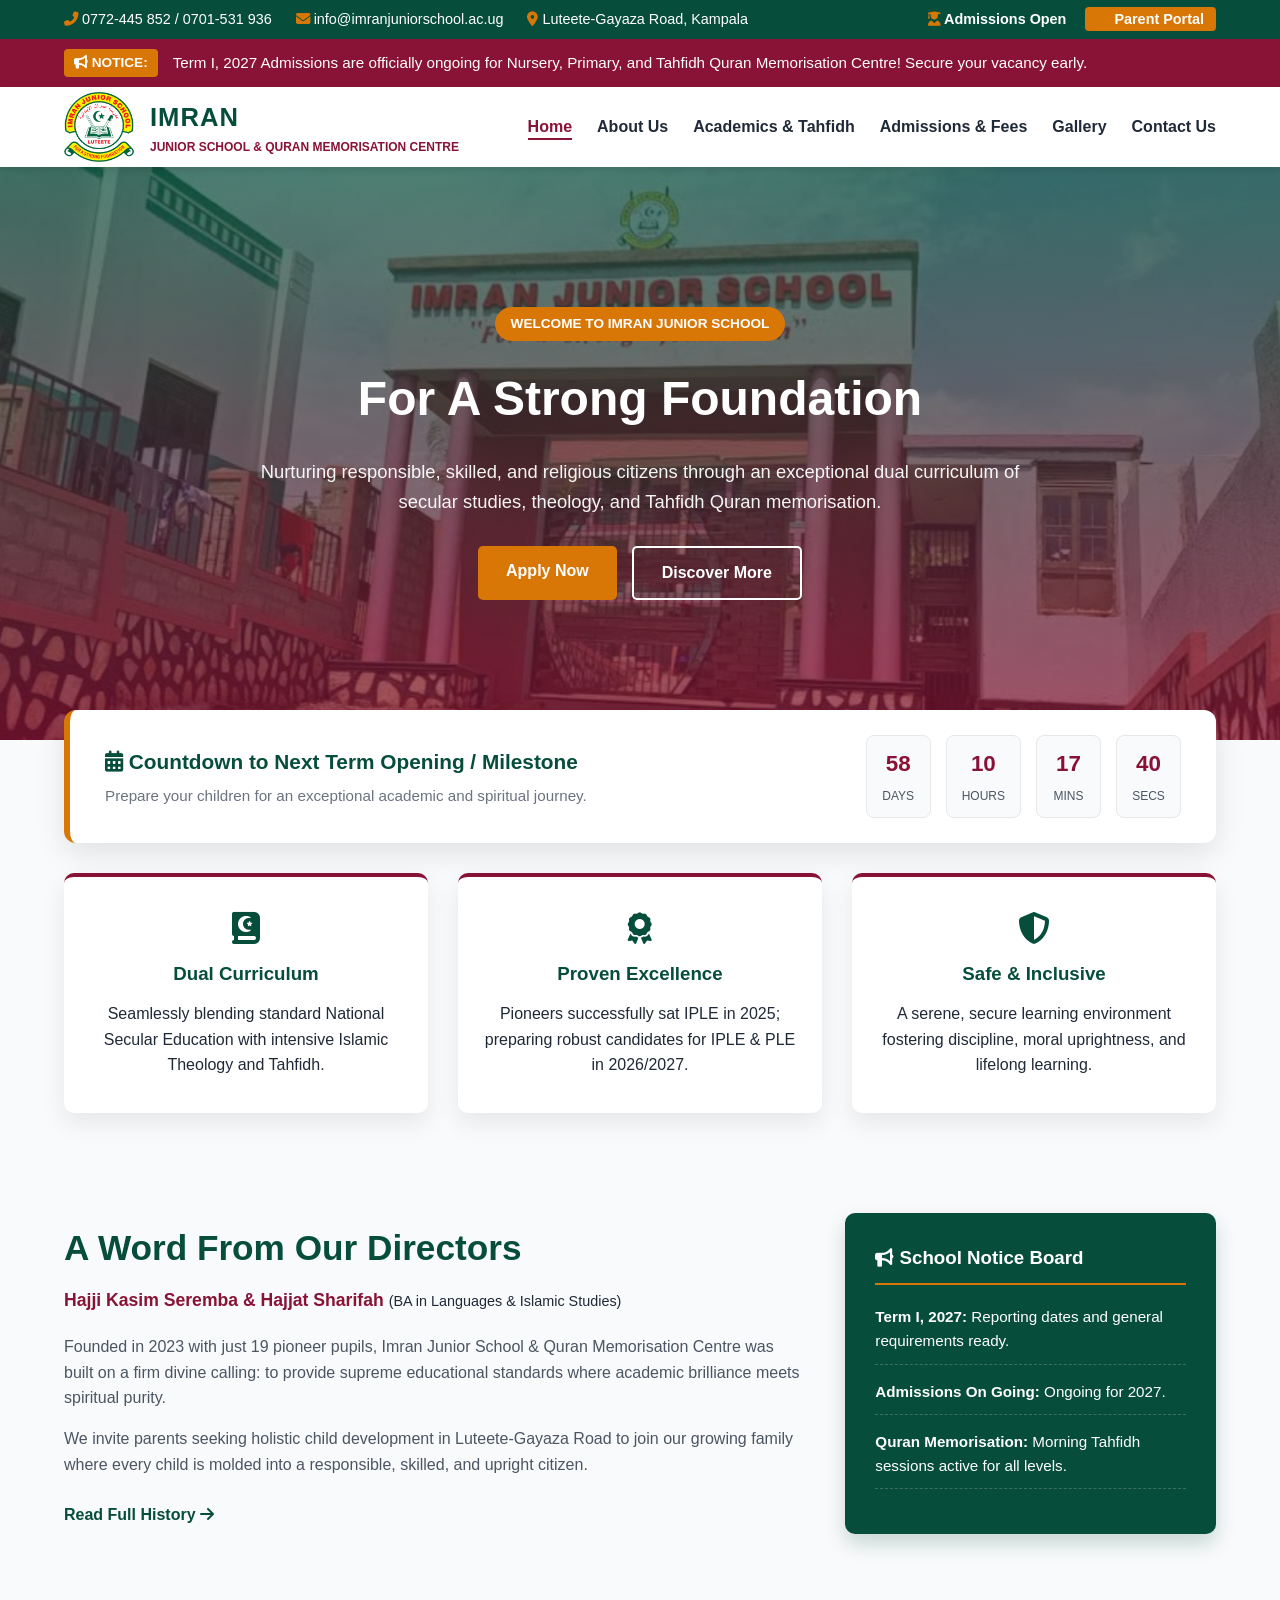
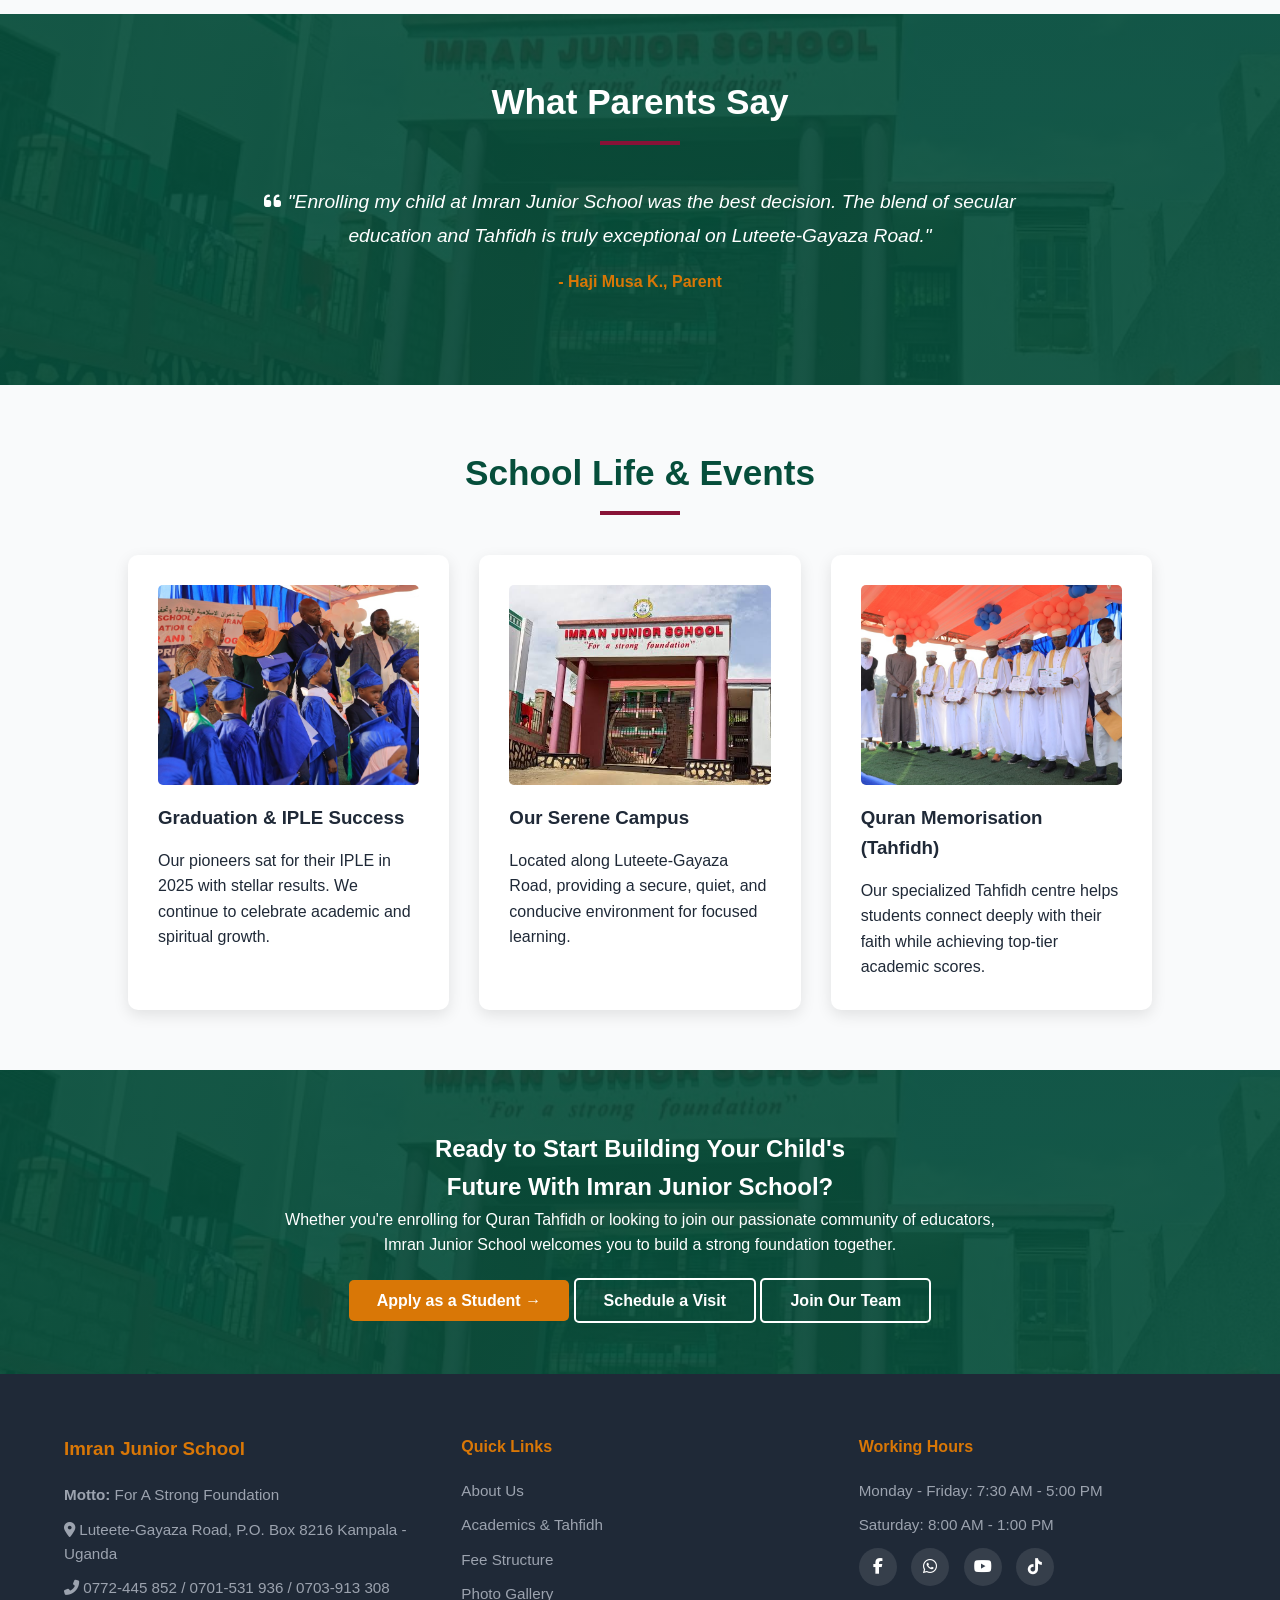
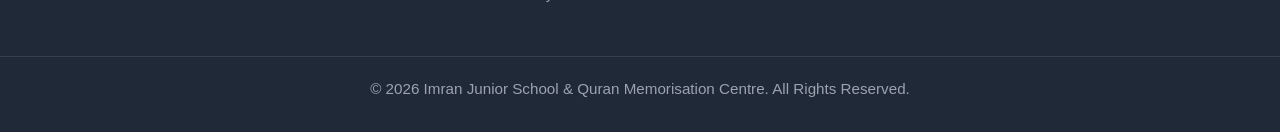
<file: index.html>
<!DOCTYPE html>
<html lang="en">
<head>
    <meta charset="UTF-8">
    <meta name="viewport" content="width=device-width, initial-scale=1.0">

    <!-- Comprehensive SEO Meta Tags -->
    <title>Home | Imran Junior School & Quran Memorisation Centre | Dual Curriculum School in Luteete, Gayaza</title>
    <meta name="description" content="Imran Junior School & Quran Memorisation Centre along Luteete-Gayaza Road provides an exceptional dual curriculum blending national secular primary education, Islamic theology, and Tahfidh Quran memorisation.">
    <meta name="keywords" content="Imran Junior School, dual curriculum schools Uganda, Quran memorisation centre Kampala, Tahfidh school Luteete Gayaza Road, primary schools in Uganda, Islamic and secular education">
    <meta name="author" content="Imran Junior School">
    <link rel="canonical" href="https://imranjuniorschool.com/">

    <!-- Open Graph / Social Media Meta Tags (Facebook, WhatsApp, LinkedIn, Instagram) -->
    <meta property="og:type" content="website">
    <meta property="og:url" content="https://imranjuniorschool.com/">
    <meta property="og:title" content="Imran Junior School & Quran Memorisation Centre">
    <meta property="og:description" content="Discover excellence in dual curriculum education—blending secular primary studies with intensive Tahfidh Quran memorisation along Luteete-Gayaza Road.">
    <meta property="og:image" content="https://imranjuniorschool.com/images/Entrance.jpeg">

    <!-- Twitter / X Card Meta Tags -->
    <meta name="twitter:card" content="summary_large_image">
    <meta name="twitter:title" content="Imran Junior School & Quran Memorisation Centre">
    <meta name="twitter:description" content="Nurturing responsible, skilled, and religious citizens through an exceptional dual curriculum of secular and religious studies.">
    <meta name="twitter:image" content="https://imranjuniorschool.com/images/Entrance.jpeg">

    <!-- style sheets and favicon -->
    <link rel="icon" type="image/png" size="144x144" href="images/icon.png">
    <link rel="apple-touch-icon" sizes="180x180" href="images/icon.png">
    <link rel="stylesheet" href="style.css">
    <link rel="stylesheet" href="https://cdnjs.cloudflare.com/ajax/libs/font-awesome/6.4.0/css/all.min.css">

    <script type="application/ld+json">
        {
        "@context": "https://schema.org",
        "@graph": [
            {
            "@type": "WebSite",
            "name": "Imran Junior School",
            "url": "https://imranjuniorschool.com"
            },
            {
            "@type": "School",
            "name": "Imran Junior School & Quran Memorisation Centre",
            "url": "https://imranjuniorschool.com",
            "logo": "images/icon.png",
            "description": "A dual curriculum nursery and primary school in Luteete-Gayaza Road, Kampala blending Ugandan secular studies with Islamic theology and Quran memorisation.",
            "address": {
                "@type": "PostalAddress",
                "streetAddress": "Luteete-Gayaza Road",
                "addressLocality": "Kampala",
                "addressCountry": "UG"
            },
            "telephone": "+256772445852"
            }
        ]
        }
    </script>
</head>
<body>
    <!-- Top Bar -->
    <div class="top-bar">
        <div class="container top-bar-flex">
            <div class="contact-info">
                <span><i class="fas fa-phone-alt"></i> 0772-445 852 / 0701-531 936</span>
                <span><i class="fas fa-envelope"></i> info@imranjuniorschool.ac.ug</span>
                <span><i class="fas fa-map-marker-alt"></i> Luteete-Gayaza Road, Kampala</span>
            </div>
            <div class="portal-links">
                <a href="admissions.html"><i class="fas fa-user-graduate"></i> Admissions Open</a>
                <a href="contact.html" class="portal-btn"><i class="fas fa-lock"></i> Parent Portal</a>
            </div>
        </div>
    </div>

    <!-- Live Announcements Ticker -->
    <div class="announcement-ticker">
        <div class="container ticker-flex">
            <span class="ticker-badge"><i class="fas fa-bullhorn"></i> NOTICE:</span>
            <div class="ticker-text">
                <p>Term I, 2027 Admissions are officially ongoing for Nursery, Primary, and Tahfidh Quran Memorisation Centre! Secure your vacancy early.</p>
            </div>
        </div>
    </div>

    <!-- Navigation Header -->
    <header class="header">
        <div class="container nav-container">
            <div class="logo-icon">
                <img src="images/icon.png" alt="School logo" width="70" height="70">
                <div class="logo">
                    <h1>IMRAN</h1>
                    <p>Junior School & Quran Memorisation Centre</p>
                </div>                
            </div>
            <nav class="navbar" id="navbar">
                <ul class="nav-links">
                    <li><a href="index.html" class="active">Home</a></li>
                    <li><a href="about.html">About Us</a></li>
                    <li><a href="academics.html">Academics & Tahfidh</a></li>
                    <li><a href="admissions.html">Admissions & Fees</a></li>
                    <li><a href="gallery.html">Gallery</a></li>
                    <li><a href="contact.html">Contact Us</a></li>
                </ul>
            </nav>
            <div class="menu-toggle" id="mobile-menu">
                <i class="fas fa-bars"></i>
            </div>
        </div>
    </header>

    <!-- Hero Section with Top-Tier Layered Slideshow -->
    <section class="hero">
        <!-- Stacked Background Slide Layers -->
        <div class="hero-slides">
            <div class="hero-slide active" style="background-image: url('images/Entrance.jpeg');"></div>
            <div class="hero-slide" style="background-image: url('images/graduates.JPG');"></div>
            <div class="hero-slide" style="background-image: url('images/Quran memorisation.JPG');"></div>
        </div>
        <!-- Gradient Overlay for Text Readability -->
        <div class="hero-overlay"></div>

        <div class="hero-content">
            <span class="badge">Welcome to Imran Junior School</span>
            <h2>For A Strong Foundation</h2>
            <p>Nurturing responsible, skilled, and religious citizens through an exceptional dual curriculum of secular studies, theology, and Tahfidh Quran memorisation.</p>
            <div class="hero-btns">
                <a href="admissions.html" class="btn btn-primary">Apply Now</a>
                <a href="about.html" class="btn btn-secondary">Discover More</a>
            </div>
        </div>
    </section>

    <!-- Interactive Countdown Widget -->
    <section class="countdown-section container">
        <div class="countdown-card">
            <div class="countdown-info">
                <h3><i class="fas fa-calendar-alt"></i> Countdown to Next Term Opening / Milestone</h3>
                <p>Prepare your children for an exceptional academic and spiritual journey.</p>
            </div>
            <div class="countdown-timer" id="countdownTimer">
                <div class="time-box"><span id="days">00</span><small>Days</small></div>
                <div class="time-box"><span id="hours">00</span><small>Hours</small></div>
                <div class="time-box"><span id="minutes">00</span><small>Mins</small></div>
                <div class="time-box"><span id="seconds">00</span><small>Secs</small></div>
            </div>
        </div>
    </section>

    <!-- Quick Stats & Notice Board -->
    <section class="highlights container">
        <div class="highlight-card">
            <i class="fas fa-book-quran fa-2x"></i>
            <h3>Dual Curriculum</h3>
            <p>Seamlessly blending standard National Secular Education with intensive Islamic Theology and Tahfidh.</p>
        </div>
        <div class="highlight-card">
            <i class="fas fa-award fa-2x"></i>
            <h3>Proven Excellence</h3>
            <p>Pioneers successfully sat IPLE in 2025; preparing robust candidates for IPLE & PLE in 2026/2027.</p>
        </div>
        <div class="highlight-card">
            <i class="fas fa-shield-alt fa-2x"></i>
            <h3>Safe & Inclusive</h3>
            <p>A serene, secure learning environment fostering discipline, moral uprightness, and lifelong learning.</p>
        </div>
    </section>

    <!-- Welcome Message from Directors -->
    <section class="welcome-section container">
        <div class="welcome-grid">
            <div class="welcome-text">
                <h2>A Word From Our Directors</h2>
                <h4 class="director-names">Hajji Kasim Seremba & Hajjat Sharifah <span class="sub">(BA in Languages & Islamic Studies)</span></h4>
                <p>Founded in 2023 with just 19 pioneer pupils, Imran Junior School & Quran Memorisation Centre was built on a firm divine calling: to provide supreme educational standards where academic brilliance meets spiritual purity.</p>
                <p>We invite parents seeking holistic child development in Luteete-Gayaza Road to join our growing family where every child is molded into a responsible, skilled, and upright citizen.</p>
                <a href="about.html" class="read-more-btn">Read Full History <i class="fas fa-arrow-right"></i></a>
            </div>
            <div class="welcome-banner-box">
                <div class="notice-board">
                    <h3><i class="fas fa-bullhorn"></i> School Notice Board</h3>
                    <ul>
                        <li><strong>Term I, 2027:</strong> Reporting dates and general requirements ready.</li>
                        <li><strong>Admissions On Going:</strong> Ongoing for 2027.</li>
                        <li><strong>Quran Memorisation:</strong> Morning Tahfidh sessions active for all levels.</li>
                    </ul>
                </div>
            </div>
        </div>
    </section>

    <!-- Interactive Parent Testimonials Section -->
    <section class="testimonials-section">
        <div class="container">
            <h3 class="section-title" style="color:var(--white);">What Parents Say</h3>
            <div class="testimonial-slider" id="testimonialSlider">
                <div class="testimonial-item active">
                    <p><i class="fas fa-quote-left"></i> "Enrolling my child at Imran Junior School was the best decision. The blend of secular education and Tahfidh is truly exceptional on Luteete-Gayaza Road."</p>
                    <h4>- Haji Musa K., Parent</h4>
                </div>
                <div class="testimonial-item">
                    <p><i class="fas fa-quote-left"></i> "The discipline, care, and moral uprightness instilled in the pupils here are unmatched. Teachers are exceptionally dedicated."</p>
                    <h4>- Nambi Sarah, Parent</h4>
                </div>
                <div class="testimonial-item">
                    <p><i class="fas fa-quote-left"></i> "My daughter's Quran memorisation and confidence have grown tremendously. Thank you Hajji Kasim and the entire administration!"</p>
                    <h4>- Amina N., Parent</h4>
                </div>
            </div>
        </div>
    </section>

    <!-- School Life & Events Section -->
    <section class="section">
        <h3 class="section-title">School Life & Events</h3>
        <div class="grid-3">
            <div class="card">
                <img src="images/graduates.JPG" alt="Kids on stage" style="width:100%; height:200px; object-fit:cover; border-radius:5px; margin-bottom:10px;">
                <h3>Graduation & IPLE Success</h3>
                <p>Our pioneers sat for their IPLE in 2025 with stellar results. We continue to celebrate academic and spiritual growth.</p>
            </div>
            <div class="card">
                <img src="images/Entrance.jpeg" alt="School Gate" style="width:100%; height:200px; object-fit:cover; border-radius:5px; margin-bottom:10px;">
                <h3>Our Serene Campus</h3>
                <p>Located along Luteete-Gayaza Road, providing a secure, quiet, and conducive environment for focused learning.</p>
            </div>
            <div class="card">
                <img src="images/Quran memorisation.JPG" alt="Award ceremony" style="width:100%; height:200px; object-fit:cover; border-radius:5px; margin-bottom:10px;">
                <h3>Quran Memorisation (Tahfidh)</h3>
                <p>Our specialized Tahfidh centre helps students connect deeply with their faith while achieving top-tier academic scores.</p>
            </div>
        </div>
    </section>

    <!-- Call to Action Section -->
    <section class="testimonials-section">
        <div>
            <h1>Ready to Start Building Your Child's <br><span>Future With Imran Junior School?</span></h1>
            <p>Whether you're enrolling for Quran Tahfidh or looking to join our passionate community of educators,<br>Imran Junior School welcomes you to build a strong foundation together.</p>

            <div class="action-btns">
                <a href="admissions.html" class="btn btn-primary">Apply as a Student &rarr;</a>
                <a href="contact.html" class="btn btn-secondary">Schedule a Visit</a>
                <a href="contact.html" class="btn btn-secondary">Join Our Team</a>
            </div>
        </div>
    </section>

    <!-- Footer -->
    <footer class="footer">
        <div class="container footer-grid">
            <div>
                <h3>Imran Junior School</h3>
                <p><strong>Motto:</strong> For A Strong Foundation</p>
                <p><i class="fas fa-map-marker-alt"></i> Luteete-Gayaza Road, P.O. Box 8216 Kampala - Uganda</p>
                <p><i class="fas fa-phone-alt"></i> 0772-445 852 / 0701-531 936 / 0703-913 308</p>
            </div>
            <div>
                <h4>Quick Links</h4>
                <ul>
                    <li><a href="about.html">About Us</a></li>
                    <li><a href="academics.html">Academics & Tahfidh</a></li>
                    <li><a href="admissions.html">Fee Structure</a></li>
                    <li><a href="gallery.html">Photo Gallery</a></li>
                </ul>
            </div>
            <div>
                <h4>Working Hours</h4>
                <p>Monday - Friday: 7:30 AM - 5:00 PM</p>
                <p>Saturday: 8:00 AM - 1:00 PM</p>
                <div class="social-icons">
                    <a href="https://www.facebook.com/ImranIslamicPrimarySchool/"><i class="fab fa-facebook-f"></i></a>
                    <a href=""><i class="fab fa-whatsapp"></i></a>
                    <a href="https://www.youtube.com/watch?v=MTnT7qrPv1w"><i class="fab fa-youtube"></i></a>
                    <a href="https://www.tiktok.com/discover/imran-junior-school-gayaza-luteete"><i class="fab fa-tiktok"></i></a>
                </div>
            </div>
        </div>
        <div class="footer-bottom">
            <p>&copy; 2026 Imran Junior School & Quran Memorisation Centre. All Rights Reserved.</p>
        </div>
    </footer>

    <script src="script.js" defer></script>
</body>
</html>
</file>
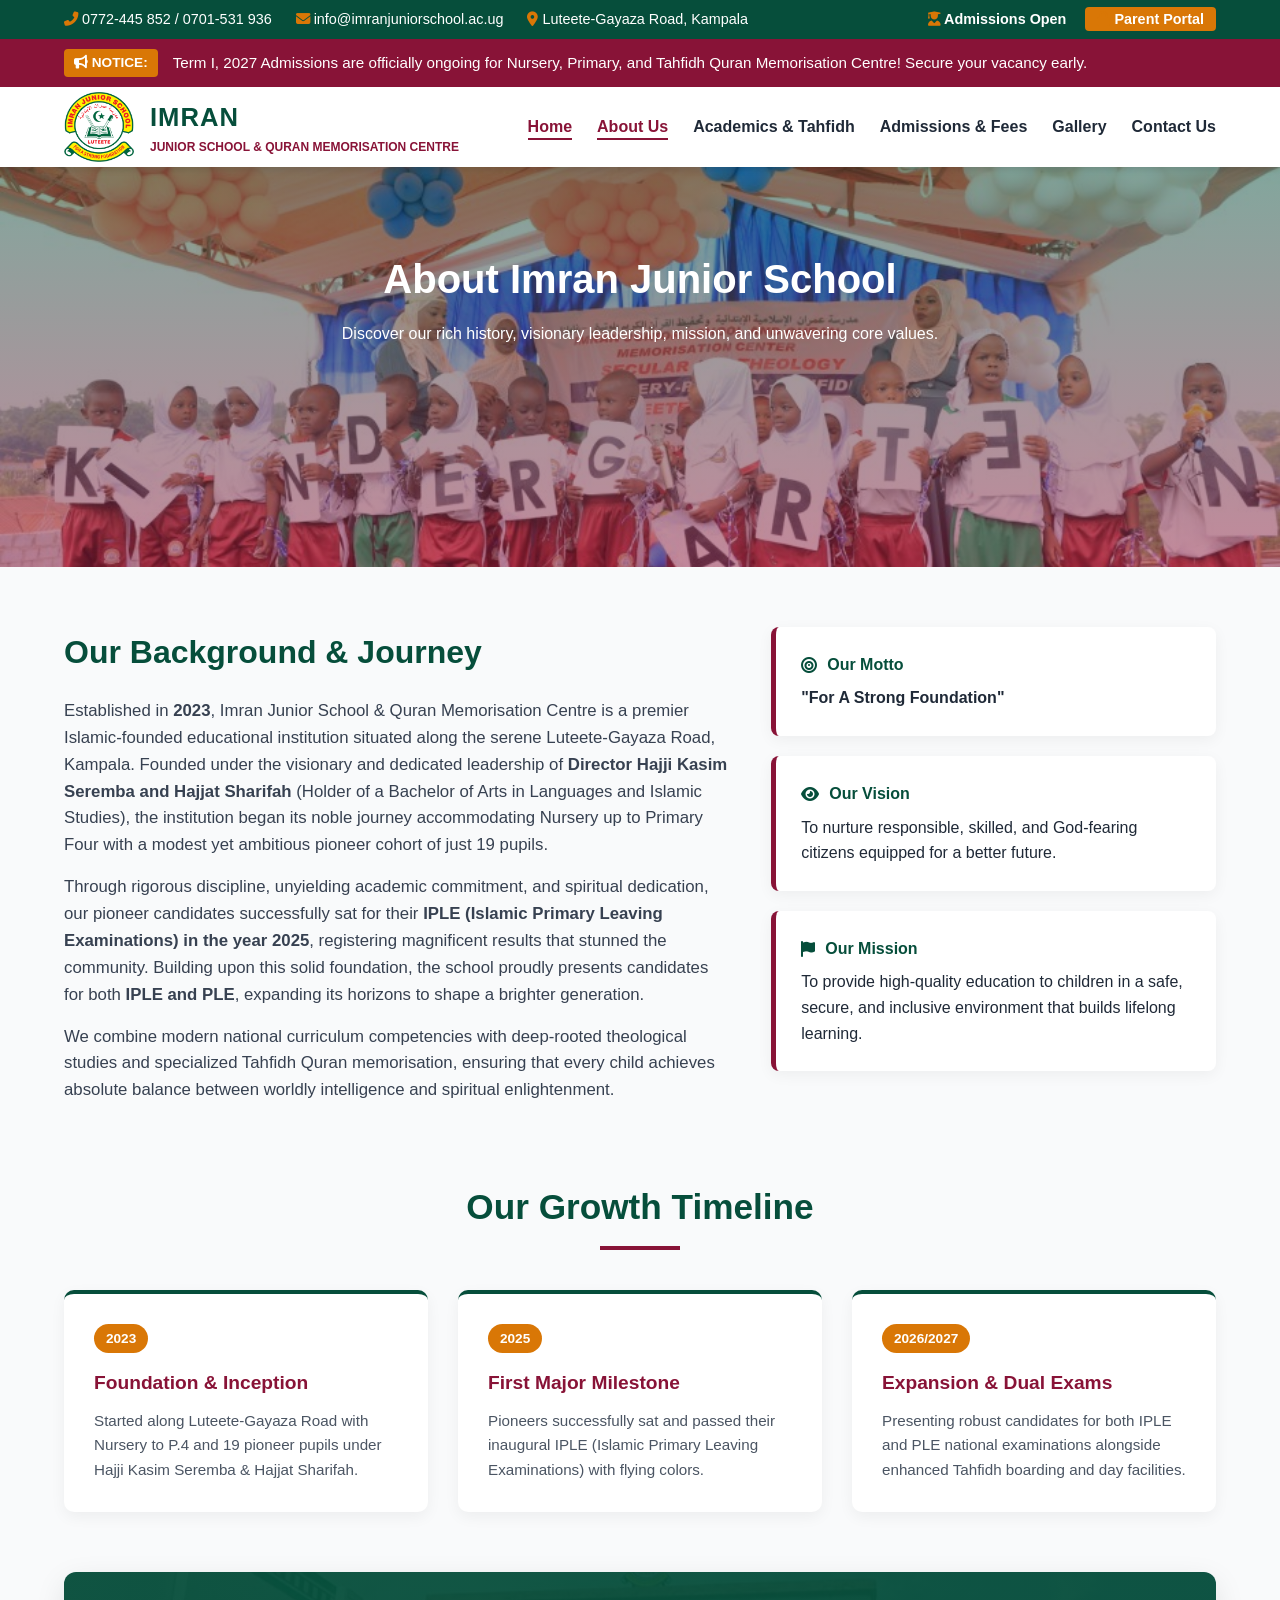
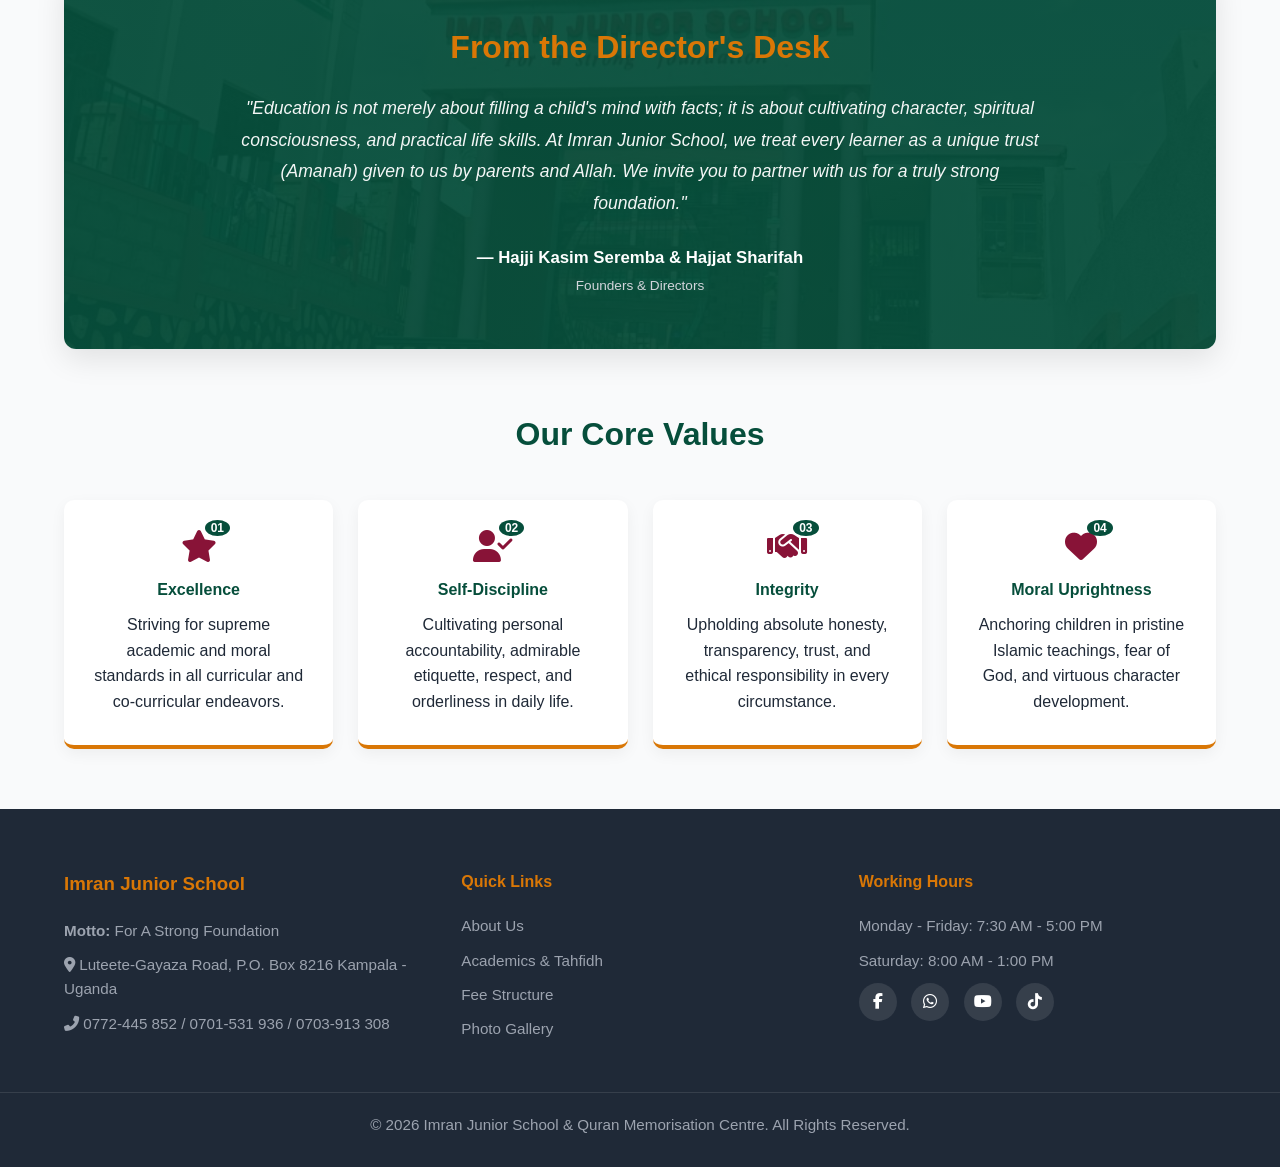
<file: about.html>
<!DOCTYPE html>
<html lang="en">
<head>
    <meta charset="UTF-8">
    <meta name="viewport" content="width=device-width, initial-scale=1.0">
    <title>About Us | Imran Junior School & Quran Memorisation Centre | Dual Curriculum School in Luteete, Gayaza</title>
    
    <!-- Comprehensive SEO Meta Tags -->
    <meta name="description" content="Imran Junior School & Quran Memorisation Centre along Luteete-Gayaza Road provides an exceptional dual curriculum blending national secular primary education, Islamic theology, and Tahfidh Quran memorisation.">
    <meta name="keywords" content="Imran Junior School, dual curriculum schools Uganda, Quran memorisation centre Kampala, Tahfidh school Luteete Gayaza Road, primary schools in Uganda, Islamic and secular education">
    <meta name="author" content="Imran Junior School">
    <link rel="canonical" href="https://imranjuniorschool.com/">

    <!-- Open Graph / Social Media Meta Tags (Facebook, WhatsApp, LinkedIn, Instagram) -->
    <meta property="og:type" content="website">
    <meta property="og:url" content="https://imranjuniorschool.com/">
    <meta property="og:title" content="Imran Junior School & Quran Memorisation Centre">
    <meta property="og:description" content="Discover excellence in dual curriculum education—blending secular primary studies with intensive Tahfidh Quran memorisation along Luteete-Gayaza Road.">
    <meta property="og:image" content="https://imranjuniorschool.com/images/Entrance.jpeg">

    <!-- Twitter / X Card Meta Tags -->
    <meta name="twitter:card" content="summary_large_image">
    <meta name="twitter:title" content="Imran Junior School & Quran Memorisation Centre">
    <meta name="twitter:description" content="Nurturing responsible, skilled, and religious citizens through an exceptional dual curriculum of secular and religious studies.">
    <meta name="twitter:image" content="https://imranjuniorschool.com/images/Entrance.jpeg">
    
    <!-- style sheets and favicon -->
    <link rel="icon" type="image/png" size="144x144" href="images/icon.png">
    <link rel="apple-touch-icon" sizes="180x180" href="images/icon.png">
    <link rel="stylesheet" href="style.css">
    <link rel="stylesheet" href="https://cdnjs.cloudflare.com/ajax/libs/font-awesome/6.4.0/css/all.min.css">
</head>
<body>
    <!-- Top Bar -->
    <div class="top-bar">
        <div class="container top-bar-flex">
            <div class="contact-info">
                <span><i class="fas fa-phone-alt"></i> 0772-445 852 / 0701-531 936</span>
                <span><i class="fas fa-envelope"></i> info@imranjuniorschool.ac.ug</span>
                <span><i class="fas fa-map-marker-alt"></i> Luteete-Gayaza Road, Kampala</span>
            </div>
            <div class="portal-links">
                <a href="admissions.html"><i class="fas fa-user-graduate"></i> Admissions Open</a>
                <a href="contact.html" class="portal-btn"><i class="fas fa-lock"></i> Parent Portal</a>
            </div>
        </div>
    </div>

    <!-- Live Announcements Ticker Added for High Interactivity -->
    <div class="announcement-ticker">
        <div class="container ticker-flex">
            <span class="ticker-badge"><i class="fas fa-bullhorn"></i> NOTICE:</span>
            <div class="ticker-text">
                <p>Term I, 2027 Admissions are officially ongoing for Nursery, Primary, and Tahfidh Quran Memorisation Centre! Secure your vacancy early.</p>
            </div>
        </div>
    </div>

    <!-- Navigation Header -->
    <header class="header">
        <div class="container nav-container">
            <div class="logo-icon">
                <img src="images/icon.png" alt="School logo" width="70" height="70">
                <div class="logo">
                    <h1>IMRAN</h1>
                    <p>Junior School & Quran Memorisation Centre</p>
                </div>                
            </div>
            <nav class="navbar" id="navbar">
                <ul class="nav-links">
                    <li><a href="index.html" class="active">Home</a></li>
                    <li><a href="about.html">About Us</a></li>
                    <li><a href="academics.html">Academics & Tahfidh</a></li>
                    <li><a href="admissions.html">Admissions & Fees</a></li>
                    <li><a href="gallery.html">Gallery</a></li>
                    <li><a href="contact.html">Contact Us</a></li>
                </ul>
            </nav>
            <div class="menu-toggle" id="mobile-menu">
                <i class="fas fa-bars"></i>
            </div>
        </div>
    </header>

    <!-- Page Banner -->
    <section class="page-banner">
        <div class="container">
            <h2>About Imran Junior School</h2>
            <p>Discover our rich history, visionary leadership, mission, and unwavering core values.</p>
        </div>
    </section>

    <!-- Main About Content & Background -->
    <section class="about-main container">
        <div class="about-grid">
            <div class="about-content">
                <h3>Our Background & Journey</h3>
                <p>Established in <strong>2023</strong>, Imran Junior School & Quran Memorisation Centre is a premier Islamic-founded educational institution situated along the serene Luteete-Gayaza Road, Kampala. Founded under the visionary and dedicated leadership of <strong>Director Hajji Kasim Seremba and Hajjat Sharifah</strong> (Holder of a Bachelor of Arts in Languages and Islamic Studies), the institution began its noble journey accommodating Nursery up to Primary Four with a modest yet ambitious pioneer cohort of just 19 pupils.</p>
                
                <p>Through rigorous discipline, unyielding academic commitment, and spiritual dedication, our pioneer candidates successfully sat for their <strong>IPLE (Islamic Primary Leaving Examinations) in the year 2025</strong>, registering magnificent results that stunned the community. Building upon this solid foundation, the school proudly presents candidates for both <strong>IPLE and PLE</strong>, expanding its horizons to shape a brighter generation.</p>
                
                <p>We combine modern national curriculum competencies with deep-rooted theological studies and specialized Tahfidh Quran memorisation, ensuring that every child achieves absolute balance between worldly intelligence and spiritual enlightenment.</p>
            </div>
            
            <div class="mission-vision-box">
                <div class="mv-card">
                    <h4><i class="fas fa-bullseye"></i> Our Motto</h4>
                    <p><strong>"For A Strong Foundation"</strong></p>
                </div>
                <div class="mv-card">
                    <h4><i class="fas fa-eye"></i> Our Vision</h4>
                    <p>To nurture responsible, skilled, and God-fearing citizens equipped for a better future.</p>
                </div>
                <div class="mv-card">
                    <h4><i class="fas fa-flag"></i> Our Mission</h4>
                    <p>To provide high-quality education to children in a safe, secure, and inclusive environment that builds lifelong learning.</p>
                </div>
            </div>
        </div>

        <!-- NEW: Interactive School Milestone Timeline Added for Enhanced Storytelling -->
        <div class="history-timeline-section">
            <h3 class="section-title">Our Growth Timeline</h3>
            <div class="timeline-grid">
                <div class="timeline-item">
                    <span class="timeline-year">2023</span>
                    <h4>Foundation & Inception</h4>
                    <p>Started along Luteete-Gayaza Road with Nursery to P.4 and 19 pioneer pupils under Hajji Kasim Seremba & Hajjat Sharifah.</p>
                </div>
                <div class="timeline-item">
                    <span class="timeline-year">2025</span>
                    <h4>First Major Milestone</h4>
                    <p>Pioneers successfully sat and passed their inaugural IPLE (Islamic Primary Leaving Examinations) with flying colors.</p>
                </div>
                <div class="timeline-item">
                    <span class="timeline-year">2026/2027</span>
                    <h4>Expansion & Dual Exams</h4>
                    <p>Presenting robust candidates for both IPLE and PLE national examinations alongside enhanced Tahfidh boarding and day facilities.</p>
                </div>
            </div>
        </div>

        <!-- NEW: Director's Desk Feature Added for Parent Trust & Clarity -->
        <div class="directors-desk-box">
            <div class="desk-content">
                <h3>From the Director's Desk</h3>
                <p><em>"Education is not merely about filling a child's mind with facts; it is about cultivating character, spiritual consciousness, and practical life skills. At Imran Junior School, we treat every learner as a unique trust (Amanah) given to us by parents and Allah. We invite you to partner with us for a truly strong foundation."</em></p>
                <h4 class="director-signature">— Hajji Kasim Seremba & Hajjat Sharifah <br><small>Founders & Directors</small></h4>
            </div>
        </div>

        <!-- Core Values Section -->
        <div class="core-values-section">
            <h3>Our Core Values</h3>
            <div class="values-grid">
                <div class="value-item">
                    <i class="fas fa-star"><span>01</span></i>
                    <h4>Excellence</h4>
                    <p>Striving for supreme academic and moral standards in all curricular and co-curricular endeavors.</p>
                </div>
                <div class="value-item">
                    <i class="fas fa-user-check"><span>02</span></i>
                    <h4>Self-Discipline</h4>
                    <p>Cultivating personal accountability, admirable etiquette, respect, and orderliness in daily life.</p>
                </div>
                <div class="value-item">
                    <i class="fas fa-handshake"><span>03</span></i>
                    <h4>Integrity</h4>
                    <p>Upholding absolute honesty, transparency, trust, and ethical responsibility in every circumstance.</p>
                </div>
                <div class="value-item">
                    <i class="fas fa-heart"><span>04</span></i>
                    <h4>Moral Uprightness</h4>
                    <p>Anchoring children in pristine Islamic teachings, fear of God, and virtuous character development.</p>
                </div>
            </div>
        </div>
    </section>

   <!-- Footer -->
    <footer class="footer">
        <div class="container footer-grid">
            <div>
                <h3>Imran Junior School</h3>
                <p><strong>Motto:</strong> For A Strong Foundation</p>
                <p><i class="fas fa-map-marker-alt"></i> Luteete-Gayaza Road, P.O. Box 8216 Kampala - Uganda</p>
                <p><i class="fas fa-phone-alt"></i> 0772-445 852 / 0701-531 936 / 0703-913 308</p>
            </div>
            <div>
                <h4>Quick Links</h4>
                <ul>
                    <li><a href="about.html">About Us</a></li>
                    <li><a href="academics.html">Academics & Tahfidh</a></li>
                    <li><a href="admissions.html">Fee Structure</a></li>
                    <li><a href="gallery.html">Photo Gallery</a></li>
                </ul>
            </div>
            <div>
                <h4>Working Hours</h4>
                <p>Monday - Friday: 7:30 AM - 5:00 PM</p>
                <p>Saturday: 8:00 AM - 1:00 PM</p>
                <div class="social-icons">
                    <a href="https://www.facebook.com/ImranIslamicPrimarySchool/"><i class="fab fa-facebook-f"></i></a>
                    <a href=""><i class="fab fa-whatsapp"></i></a>
                    <a href="https://www.youtube.com/watch?v=MTnT7qrPv1w"><i class="fab fa-youtube"></i></a>
                    <a href="https://www.tiktok.com/discover/imran-junior-school-gayaza-luteete"><i class="fab fa-tiktok"></i></a>
                </div>
            </div>
        </div>
        <div class="footer-bottom">
            <p>&copy; 2026 Imran Junior School & Quran Memorisation Centre. All Rights Reserved.</p>
        </div>
    </footer>

    <script src="script.js"></script>
</body>
</html>
</file>
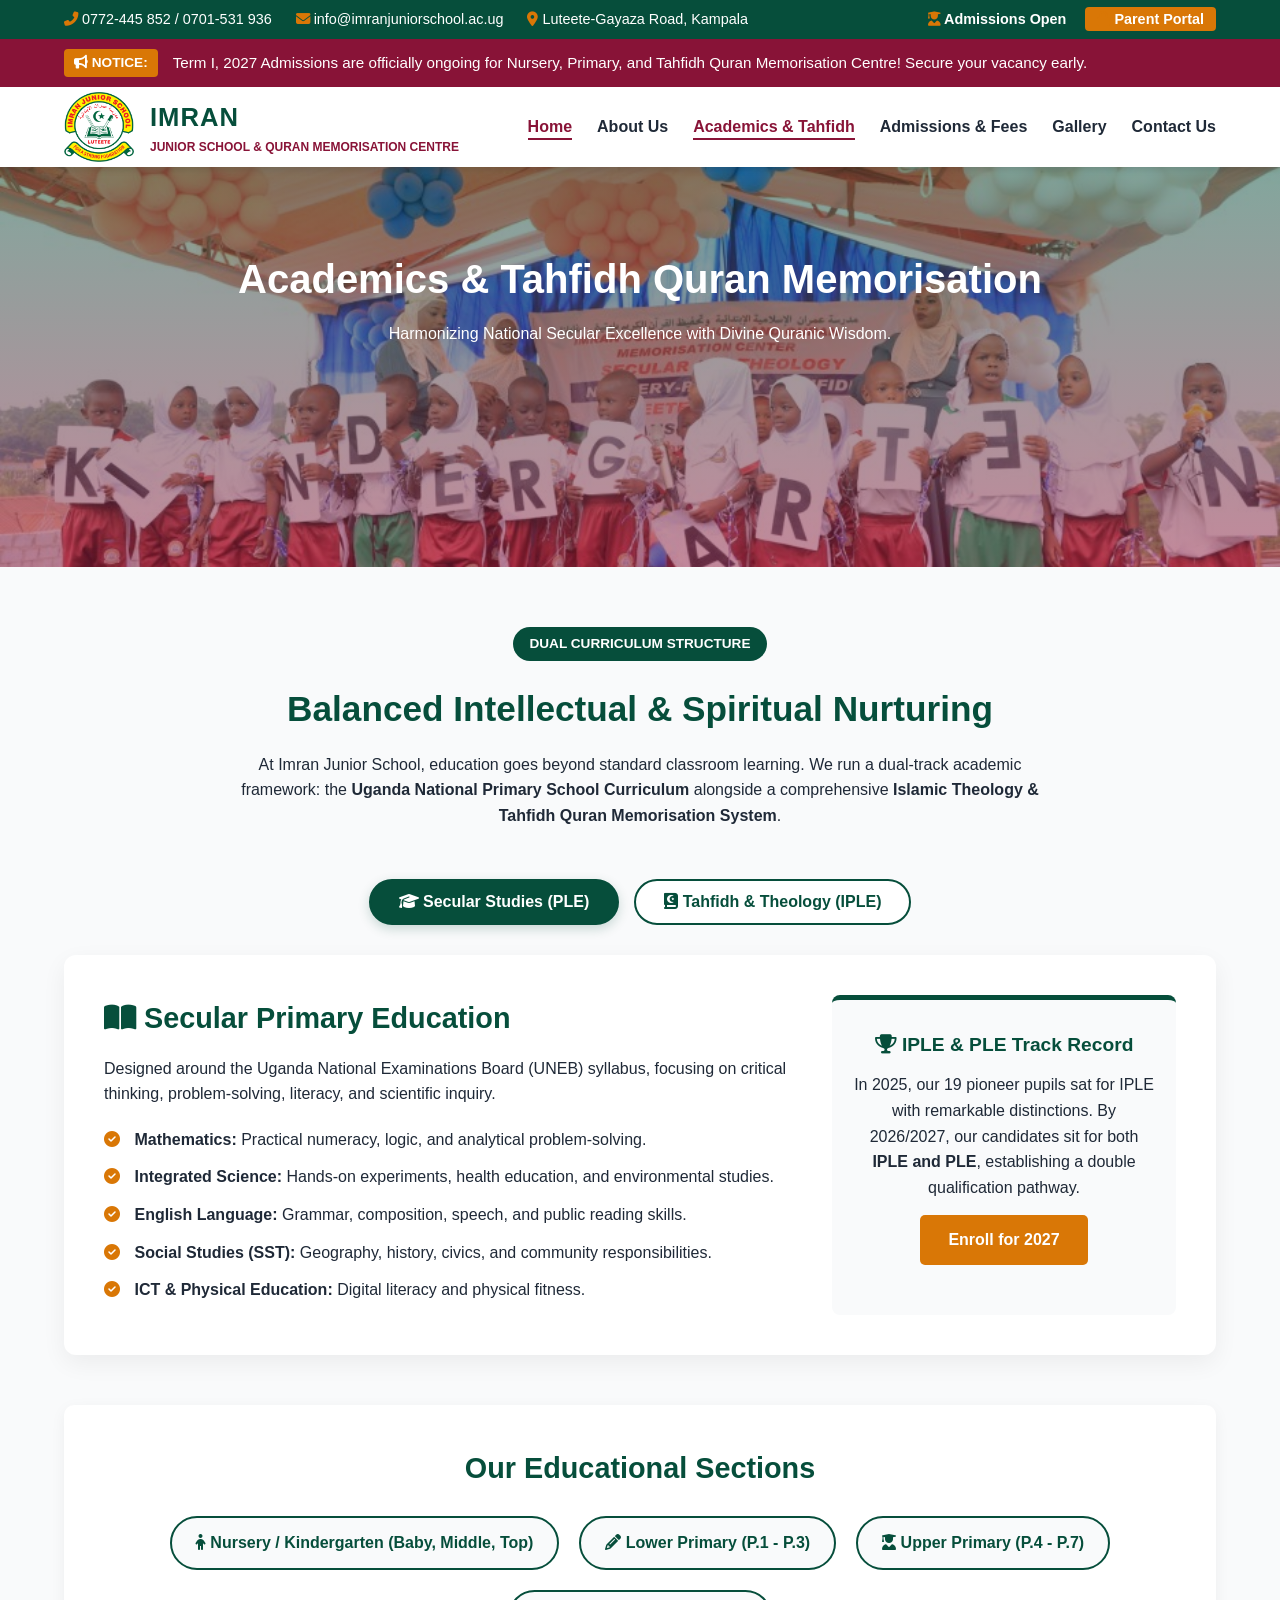
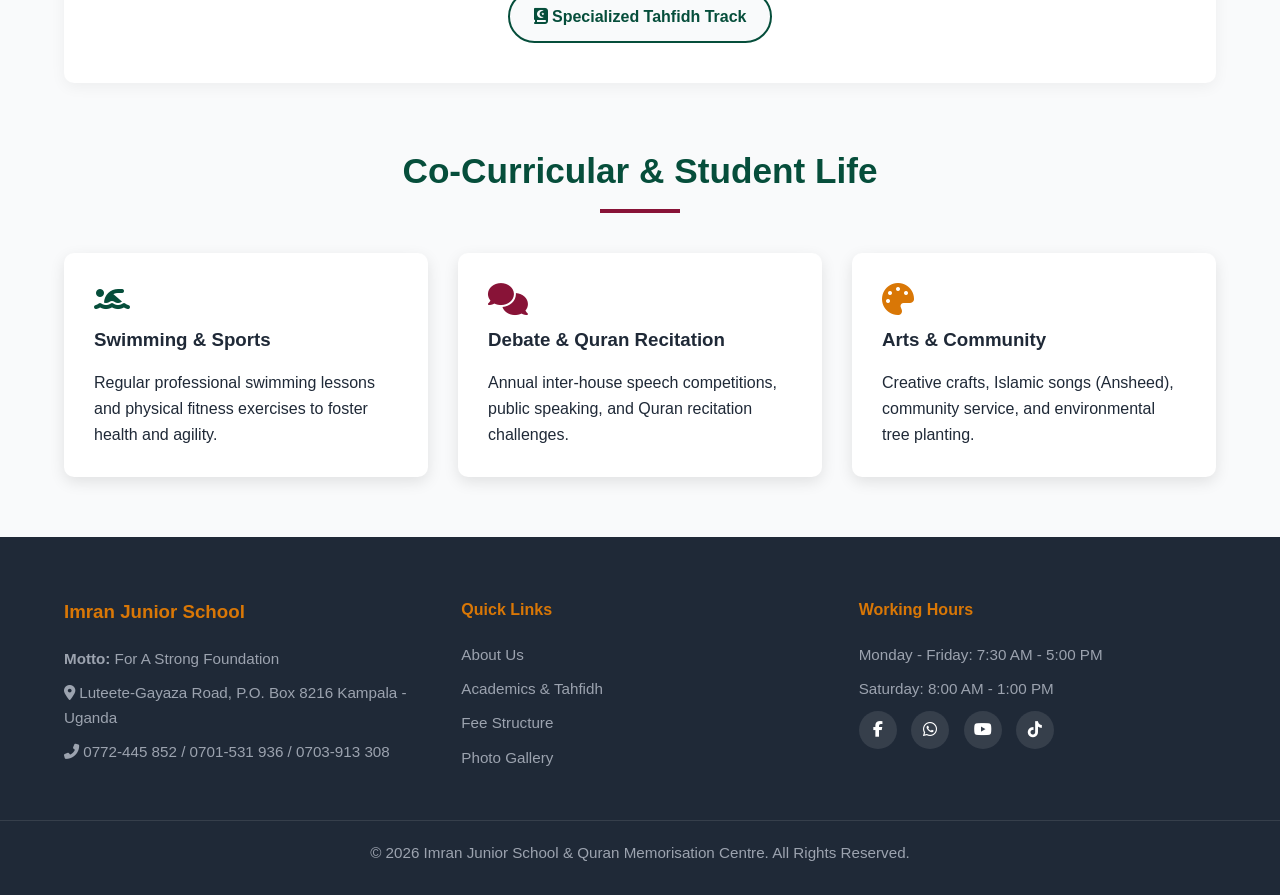
<file: academics.html>
<!DOCTYPE html>
<html lang="en">
<head>
    <meta charset="UTF-8">
    <meta name="viewport" content="width=device-width, initial-scale=1.0">
    <title>Academics & Tahfidh | Imran Junior School & Quran Memorisation Centre | Dual Curriculum School in Luteete, Gayazal</title>

     <!-- Comprehensive SEO Meta Tags -->
    <meta name="description" content="Imran Junior School & Quran Memorisation Centre along Luteete-Gayaza Road provides an exceptional dual curriculum blending national secular primary education, Islamic theology, and Tahfidh Quran memorisation.">
    <meta name="keywords" content="Imran Junior School, dual curriculum schools Uganda, Quran memorisation centre Kampala, Tahfidh school Luteete Gayaza Road, primary schools in Uganda, Islamic and secular education">
    <meta name="author" content="Imran Junior School">
    <link rel="canonical" href="https://imranjuniorschool.com/">

    <!-- Open Graph / Social Media Meta Tags (Facebook, WhatsApp, LinkedIn, Instagram) -->
    <meta property="og:type" content="website">
    <meta property="og:url" content="https://imranjuniorschool.com/">
    <meta property="og:title" content="Imran Junior School & Quran Memorisation Centre">
    <meta property="og:description" content="Discover excellence in dual curriculum education—blending secular primary studies with intensive Tahfidh Quran memorisation along Luteete-Gayaza Road.">
    <meta property="og:image" content="https://imranjuniorschool.com/images/Entrance.jpeg">

    <!-- Twitter / X Card Meta Tags -->
    <meta name="twitter:card" content="summary_large_image">
    <meta name="twitter:title" content="Imran Junior School & Quran Memorisation Centre">
    <meta name="twitter:description" content="Nurturing responsible, skilled, and religious citizens through an exceptional dual curriculum of secular and religious studies.">
    <meta name="twitter:image" content="https://imranjuniorschool.com/images/Entrance.jpeg">

    <!-- style sheets and favicon -->
    <link rel="icon" type="image/png" size="144x144" href="images/icon.png">
    <link rel="apple-touch-icon" sizes="180x180" href="images/icon.png">
    <link rel="stylesheet" href="style.css">
    <link rel="stylesheet" href="https://cdnjs.cloudflare.com/ajax/libs/font-awesome/6.4.0/css/all.min.css">
</head>
<body>
    <!-- Top Bar -->
    <div class="top-bar">
        <div class="container top-bar-flex">
            <div class="contact-info">
                <span><i class="fas fa-phone-alt"></i> 0772-445 852 / 0701-531 936</span>
                <span><i class="fas fa-envelope"></i> info@imranjuniorschool.ac.ug</span>
                <span><i class="fas fa-map-marker-alt"></i> Luteete-Gayaza Road, Kampala</span>
            </div>
            <div class="portal-links">
                <a href="admissions.html"><i class="fas fa-user-graduate"></i> Admissions Open</a>
                <a href="contact.html" class="portal-btn"><i class="fas fa-lock"></i> Parent Portal</a>
            </div>
        </div>
    </div>

    <!-- Live Announcements Ticker Added for High Interactivity -->
    <div class="announcement-ticker">
        <div class="container ticker-flex">
            <span class="ticker-badge"><i class="fas fa-bullhorn"></i> NOTICE:</span>
            <div class="ticker-text">
                <p>Term I, 2027 Admissions are officially ongoing for Nursery, Primary, and Tahfidh Quran Memorisation Centre! Secure your vacancy early.</p>
            </div>
        </div>
    </div>

    <!-- Navigation Header -->
    <header class="header">
        <div class="container nav-container">
            <div class="logo-icon">
                <img src="images/icon.png" alt="School logo" width="70" height="70">
                <div class="logo">
                    <h1>IMRAN</h1>
                    <p>Junior School & Quran Memorisation Centre</p>
                </div>                
            </div>
            <nav class="navbar" id="navbar">
                <ul class="nav-links">
                    <li><a href="index.html" class="active">Home</a></li>
                    <li><a href="about.html">About Us</a></li>
                    <li><a href="academics.html">Academics & Tahfidh</a></li>
                    <li><a href="admissions.html">Admissions & Fees</a></li>
                    <li><a href="gallery.html">Gallery</a></li>
                    <li><a href="contact.html">Contact Us</a></li>
                </ul>
            </nav>
            <div class="menu-toggle" id="mobile-menu">
                <i class="fas fa-bars"></i>
            </div>
        </div>
    </header>

    <!-- Page Banner -->
    <section class="page-banner">
        <div class="container">
            <h2>Academics & Tahfidh Quran Memorisation</h2>
            <p>Harmonizing National Secular Excellence with Divine Quranic Wisdom.</p>
        </div>
    </section>

    <!-- Academic Intro & Dual Curriculum Banner -->
    <section class="academics-container container">
        <div class="academic-intro">
            <span class="badge" style="background:var(--primary); color:var(--white);">Dual Curriculum Structure</span>
            <h3>Balanced Intellectual & Spiritual Nurturing</h3>
            <p>At Imran Junior School, education goes beyond standard classroom learning. We run a dual-track academic framework: the <strong>Uganda National Primary School Curriculum</strong> alongside a comprehensive <strong>Islamic Theology & Tahfidh Quran Memorisation System</strong>.</p>
        </div>

        <!-- Interactive Curriculum Switcher Tabs -->
        <div class="tab-buttons">
            <button class="tab-btn active" onclick="openCurriculum(event, 'secularTab')"><i class="fas fa-graduation-cap"></i> Secular Studies (PLE)</button>
            <button class="tab-btn" onclick="openCurriculum(event, 'tahfidhTab')"><i class="fas fa-quran"></i> Tahfidh & Theology (IPLE)</button>
        </div>

        <!-- Tab 1: Secular Studies -->
        <div id="secularTab" class="tab-content active-tab">
            <div class="curriculum-detail-grid">
                <div class="detail-text">
                    <h3><i class="fas fa-book-open"></i> Secular Primary Education</h3>
                    <p>Designed around the Uganda National Examinations Board (UNEB) syllabus, focusing on critical thinking, problem-solving, literacy, and scientific inquiry.</p>
                    <ul class="subject-list">
                        <li><i class="fas fa-check-circle"></i> <strong>Mathematics:</strong> Practical numeracy, logic, and analytical problem-solving.</li>
                        <li><i class="fas fa-check-circle"></i> <strong>Integrated Science:</strong> Hands-on experiments, health education, and environmental studies.</li>
                        <li><i class="fas fa-check-circle"></i> <strong>English Language:</strong> Grammar, composition, speech, and public reading skills.</li>
                        <li><i class="fas fa-check-circle"></i> <strong>Social Studies (SST):</strong> Geography, history, civics, and community responsibilities.</li>
                        <li><i class="fas fa-check-circle"></i> <strong>ICT & Physical Education:</strong> Digital literacy and physical fitness.</li>
                    </ul>
                </div>
                <div class="detail-highlight-card">
                    <h4><i class="fas fa-trophy"></i> IPLE & PLE Track Record</h4>
                    <p>In 2025, our 19 pioneer pupils sat for IPLE with remarkable distinctions. By 2026/2027, our candidates sit for both <strong>IPLE and PLE</strong>, establishing a double qualification pathway.</p>
                    <a href="admissions.html" class="btn btn-primary" style="margin-top:15px; display:inline-block;">Enroll for 2027</a>
                </div>
            </div>
        </div>

        <!-- Tab 2: Theology & Tahfidh -->
        <div id="tahfidhTab" class="tab-content">
            <div class="curriculum-detail-grid">
                <div class="detail-text">
                    <h3><i class="fas fa-kaaba"></i> Tahfidh & Islamic Theology Centre</h3>
                    <p>Supervised by qualified Sheikhs and tutors, under the leadership of Hajjat Sharifah (BA in Languages & Islamic Studies). Students complete structured Quran memorisation alongside Islamic ethics.</p>
                    <ul class="subject-list">
                        <li><i class="fas fa-quran"></i> <strong>Hifz (Quran Memorisation):</strong> Daily structured memorisation sessions tailored to child capability.</li>
                        <li><i class="fas fa-check-circle"></i> <strong>Tajweed:</strong> Proper articulation, rules, and melodic recitation.</li>
                        <li><i class="fas fa-check-circle"></i> <strong>Fiqh & Ibadaat:</strong> Practical Islamic jurisprudence, prayer (Salah), and purification.</li>
                        <li><i class="fas fa-check-circle"></i> <strong>Hadith & Tarbiya:</strong> Prophetic traditions, character building, and respect.</li>
                        <li><i class="fas fa-check-circle"></i> <strong>Arabic Language:</strong> Reading, writing, and understanding Quranic Arabic.</li>
                    </ul>
                </div>
                <div class="detail-highlight-card" style="border-top-color:var(--secondary);">
                    <h4><i class="fas fa-moon"></i> Tahfidh Boarding & Day Tracks</h4>
                    <p>Pupils enrolled in the Tahfidh program enjoy dedicated morning and evening memorisation hours with personalized progress tracking for each Juz.</p>
                </div>
            </div>
        </div>

        <!-- Class Levels Badge Showcase -->
        <div class="classes-offered">
            <h3>Our Educational Sections</h3>
            <div class="classes-flex">
                <div class="class-badge"><i class="fas fa-child"></i> Nursery / Kindergarten (Baby, Middle, Top)</div>
                <div class="class-badge"><i class="fas fa-pencil-alt"></i> Lower Primary (P.1 - P.3)</div>
                <div class="class-badge"><i class="fas fa-user-graduate"></i> Upper Primary (P.4 - P.7)</div>
                <div class="class-badge"><i class="fas fa-book-quran"></i> Specialized Tahfidh Track</div>
            </div>
        </div>

        <!-- Co-Curricular & School Activities -->
        <div class="cocurricular-section">
            <h3 class="section-title">Co-Curricular & Student Life</h3>
            <div class="grid-3">
                <div class="card">
                    <i class="fas fa-swimmer fa-2x" style="color:var(--primary); margin-bottom:10px;"></i>
                    <h3>Swimming & Sports</h3>
                    <p>Regular professional swimming lessons and physical fitness exercises to foster health and agility.</p>
                </div>
                <div class="card">
                    <i class="fas fa-comments fa-2x" style="color:var(--secondary); margin-bottom:10px;"></i>
                    <h3>Debate & Quran Recitation</h3>
                    <p>Annual inter-house speech competitions, public speaking, and Quran recitation challenges.</p>
                </div>
                <div class="card">
                    <i class="fas fa-palette fa-2x" style="color:var(--accent); margin-bottom:10px;"></i>
                    <h3>Arts & Community</h3>
                    <p>Creative crafts, Islamic songs (Ansheed), community service, and environmental tree planting.</p>
                </div>
            </div>
        </div>
    </section>

   <!-- Footer -->
    <footer class="footer">
        <div class="container footer-grid">
            <div>
                <h3>Imran Junior School</h3>
                <p><strong>Motto:</strong> For A Strong Foundation</p>
                <p><i class="fas fa-map-marker-alt"></i> Luteete-Gayaza Road, P.O. Box 8216 Kampala - Uganda</p>
                <p><i class="fas fa-phone-alt"></i> 0772-445 852 / 0701-531 936 / 0703-913 308</p>
            </div>
            <div>
                <h4>Quick Links</h4>
                <ul>
                    <li><a href="about.html">About Us</a></li>
                    <li><a href="academics.html">Academics & Tahfidh</a></li>
                    <li><a href="admissions.html">Fee Structure</a></li>
                    <li><a href="gallery.html">Photo Gallery</a></li>
                </ul>
            </div>
            <div>
                <h4>Working Hours</h4>
                <p>Monday - Friday: 7:30 AM - 5:00 PM</p>
                <p>Saturday: 8:00 AM - 1:00 PM</p>
                <div class="social-icons">
                    <a href="https://www.facebook.com/ImranIslamicPrimarySchool/"><i class="fab fa-facebook-f"></i></a>
                    <a href=""><i class="fab fa-whatsapp"></i></a>
                    <a href="https://www.youtube.com/watch?v=MTnT7qrPv1w"><i class="fab fa-youtube"></i></a>
                    <a href="https://www.tiktok.com/discover/imran-junior-school-gayaza-luteete"><i class="fab fa-tiktok"></i></a>
                </div>
            </div>
        </div>
        <div class="footer-bottom">
            <p>&copy; 2026 Imran Junior School & Quran Memorisation Centre. All Rights Reserved.</p>
        </div>
    </footer>

    <script src="script.js"></script>
</body>
</html>
</file>
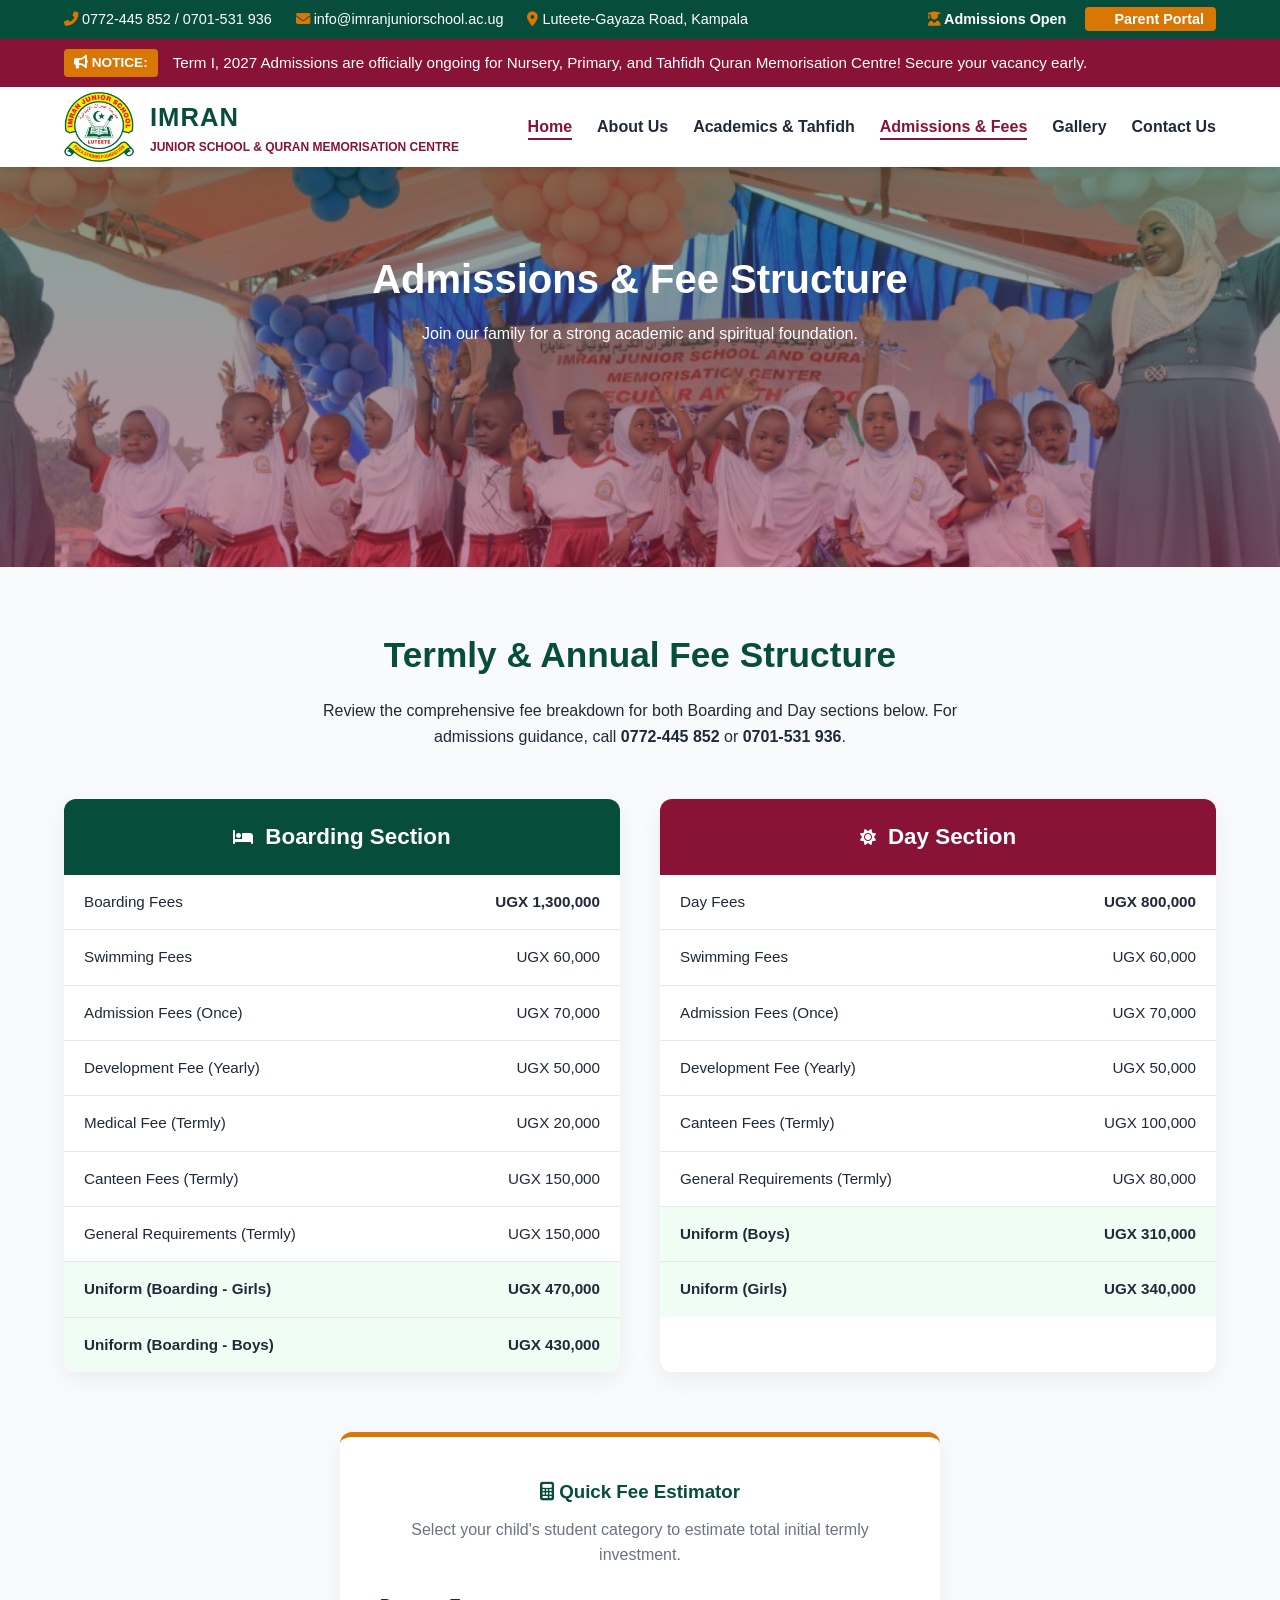
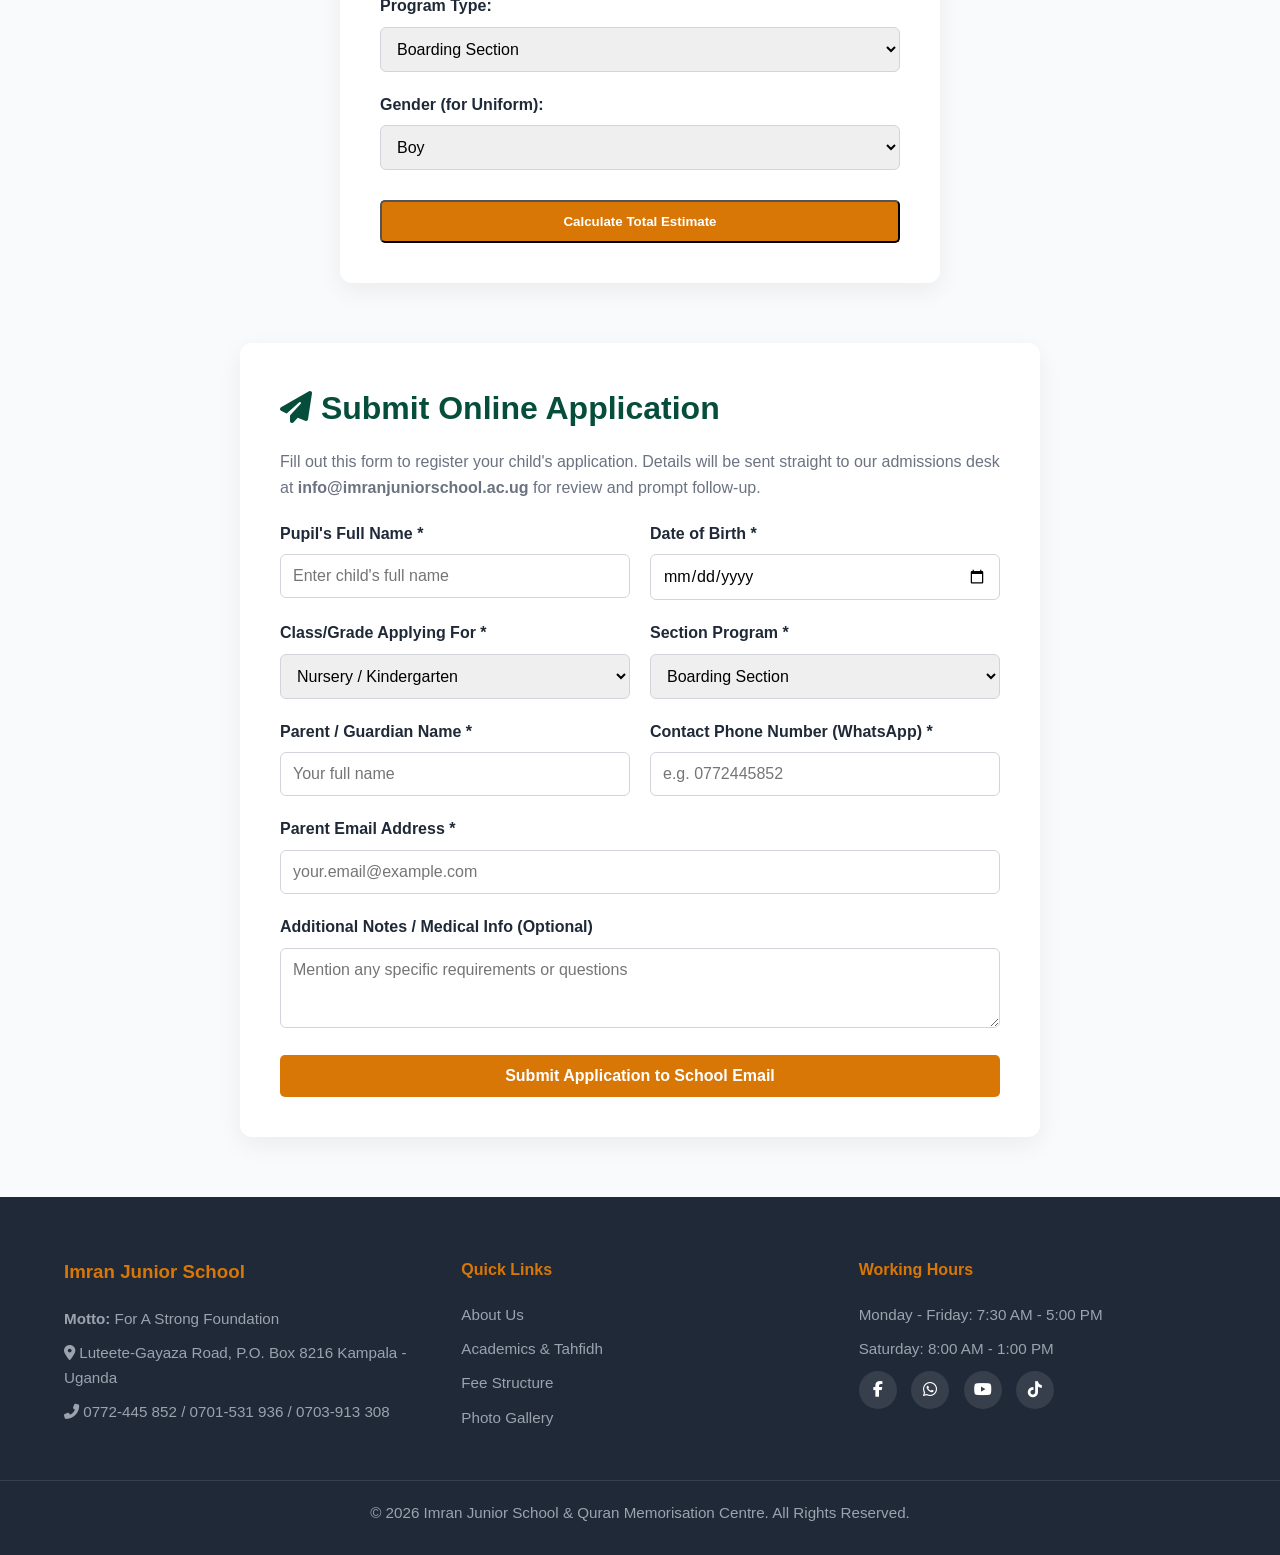
<file: admissions.html>
<!DOCTYPE html>
<html lang="en">
<head>
    <meta charset="UTF-8">
    <meta name="viewport" content="width=device-width, initial-scale=1.0">
    <title>Admissions & Fee Structure | Imran Junior School & Quran Memorisation Centre | Dual Curriculum School in Luteete, Gayaza</title>

     <!-- Comprehensive SEO Meta Tags -->
    <meta name="description" content="Imran Junior School & Quran Memorisation Centre along Luteete-Gayaza Road provides an exceptional dual curriculum blending national secular primary education, Islamic theology, and Tahfidh Quran memorisation.">
    <meta name="keywords" content="Imran Junior School, dual curriculum schools Uganda, Quran memorisation centre Kampala, Tahfidh school Luteete Gayaza Road, primary schools in Uganda, Islamic and secular education">
    <meta name="author" content="Imran Junior School">
    <link rel="canonical" href="https://imranjuniorschool.com/">

    <!-- Open Graph / Social Media Meta Tags (Facebook, WhatsApp, LinkedIn, Instagram) -->
    <meta property="og:type" content="website">
    <meta property="og:url" content="https://imranjuniorschool.com/">
    <meta property="og:title" content="Imran Junior School & Quran Memorisation Centre">
    <meta property="og:description" content="Discover excellence in dual curriculum education—blending secular primary studies with intensive Tahfidh Quran memorisation along Luteete-Gayaza Road.">
    <meta property="og:image" content="https://imranjuniorschool.com/images/Entrance.jpeg">

    <!-- Twitter / X Card Meta Tags -->
    <meta name="twitter:card" content="summary_large_image">
    <meta name="twitter:title" content="Imran Junior School & Quran Memorisation Centre">
    <meta name="twitter:description" content="Nurturing responsible, skilled, and religious citizens through an exceptional dual curriculum of secular and religious studies.">
    <meta name="twitter:image" content="https://imranjuniorschool.com/images/Entrance.jpeg">

    <!-- style sheets and favicon -->
    <link rel="icon" type="image/png" size="144x144" href="images/icon.png">
    <link rel="apple-touch-icon" sizes="180x180" href="images/icon.png">
    <link rel="stylesheet" href="style.css">
    <link rel="stylesheet" href="https://cdnjs.cloudflare.com/ajax/libs/font-awesome/6.4.0/css/all.min.css">
</head>
<body>
    <!-- Top Bar -->
    <div class="top-bar">
        <div class="container top-bar-flex">
            <div class="contact-info">
                <span><i class="fas fa-phone-alt"></i> 0772-445 852 / 0701-531 936</span>
                <span><i class="fas fa-envelope"></i> info@imranjuniorschool.ac.ug</span>
                <span><i class="fas fa-map-marker-alt"></i> Luteete-Gayaza Road, Kampala</span>
            </div>
            <div class="portal-links">
                <a href="admissions.html"><i class="fas fa-user-graduate"></i> Admissions Open</a>
                <a href="contact.html" class="portal-btn"><i class="fas fa-lock"></i> Parent Portal</a>
            </div>
        </div>
    </div>

    <!-- Live Announcements Ticker Added for High Interactivity -->
    <div class="announcement-ticker">
        <div class="container ticker-flex">
            <span class="ticker-badge"><i class="fas fa-bullhorn"></i> NOTICE:</span>
            <div class="ticker-text">
                <p>Term I, 2027 Admissions are officially ongoing for Nursery, Primary, and Tahfidh Quran Memorisation Centre! Secure your vacancy early.</p>
            </div>
        </div>
    </div>

    <!-- Navigation Header -->
    <header class="header">
        <div class="container nav-container">
            <div class="logo-icon">
                <img src="images/icon.png" alt="School logo" width="70" height="70">
                <div class="logo">
                    <h1>IMRAN</h1>
                    <p>Junior School & Quran Memorisation Centre</p>
                </div>                
            </div>
            <nav class="navbar" id="navbar">
                <ul class="nav-links">
                    <li><a href="index.html" class="active">Home</a></li>
                    <li><a href="about.html">About Us</a></li>
                    <li><a href="academics.html">Academics & Tahfidh</a></li>
                    <li><a href="admissions.html">Admissions & Fees</a></li>
                    <li><a href="gallery.html">Gallery</a></li>
                    <li><a href="contact.html">Contact Us</a></li>
                </ul>
            </nav>
            <div class="menu-toggle" id="mobile-menu">
                <i class="fas fa-bars"></i>
            </div>
        </div>
    </header>

    <!-- Page Banner -->
    <section class="page-banner page-banner-adM">
        <div class="container">
            <h2>Admissions & Fee Structure</h2>
            <p>Join our family for a strong academic and spiritual foundation.</p>
        </div>
    </section>

    <!-- Fee Structure Section -->
    <section class="fees-container container">
        <div class="fees-intro">
            <h3>Termly & Annual Fee Structure</h3>
            <p>Review the comprehensive fee breakdown for both Boarding and Day sections below. For admissions guidance, call <strong>0772-445 852</strong> or <strong>0701-531 936</strong>.</p>
        </div>

        <div class="fees-grid">
            <!-- Boarding Section -->
            <div class="fee-card">
                <div class="fee-header boarding">
                    <i class="fas fa-bed"></i>
                    <h3>Boarding Section</h3>
                </div>
                <table class="fee-table">
                    <tr>
                        <td>Boarding Fees</td>
                        <td><strong>UGX 1,300,000</strong></td>
                    </tr>
                    <tr>
                        <td>Swimming Fees</td>
                        <td>UGX 60,000</td>
                    </tr>
                    <tr>
                        <td>Admission Fees (Once)</td>
                        <td>UGX 70,000</td>
                    </tr>
                    <tr>
                        <td>Development Fee (Yearly)</td>
                        <td>UGX 50,000</td>
                    </tr>
                    <tr>
                        <td>Medical Fee (Termly)</td>
                        <td>UGX 20,000</td>
                    </tr>
                    <tr>
                        <td>Canteen Fees (Termly)</td>
                        <td>UGX 150,000</td>
                    </tr>
                    <tr>
                        <td>General Requirements (Termly)</td>
                        <td>UGX 150,000</td>
                    </tr>
                    <tr class="highlight-row">
                        <td>Uniform (Boarding - Girls)</td>
                        <td><strong>UGX 470,000</strong></td>
                    </tr>
                    <tr class="highlight-row">
                        <td>Uniform (Boarding - Boys)</td>
                        <td><strong>UGX 430,000</strong></td>
                    </tr>
                </table>
            </div>

            <!-- Day Section -->
            <div class="fee-card">
                <div class="fee-header day">
                    <i class="fas fa-sun"></i>
                    <h3>Day Section</h3>
                </div>
                <table class="fee-table">
                    <tr>
                        <td>Day Fees</td>
                        <td><strong>UGX 800,000</strong></td>
                    </tr>
                    <tr>
                        <td>Swimming Fees</td>
                        <td>UGX 60,000</td>
                    </tr>
                    <tr>
                        <td>Admission Fees (Once)</td>
                        <td>UGX 70,000</td>
                    </tr>
                    <tr>
                        <td>Development Fee (Yearly)</td>
                        <td>UGX 50,000</td>
                    </tr>
                    <tr>
                        <td>Canteen Fees (Termly)</td>
                        <td>UGX 100,000</td>
                    </tr>
                    <tr>
                        <td>General Requirements (Termly)</td>
                        <td>UGX 80,000</td>
                    </tr>
                    <tr class="highlight-row">
                        <td>Uniform (Boys)</td>
                        <td><strong>UGX 310,000</strong></td>
                    </tr>
                    <tr class="highlight-row">
                        <td>Uniform (Girls)</td>
                        <td><strong>UGX 340,000</strong></td>
                    </tr>
                </table>
            </div>
        </div>

        <!-- Interactive Fee Estimator Widget -->
        <div class="fee-calculator-box">
            <h3><i class="fas fa-calculator"></i> Quick Fee Estimator</h3>
            <p>Select your child's student category to estimate total initial termly investment.</p>
            <div class="calc-form">
                <div class="form-group">
                    <label>Program Type:</label>
                    <select id="programType">
                        <option value="boarding">Boarding Section</option>
                        <option value="day">Day Section</option>
                    </select>
                </div>
                <div class="form-group">
                    <label>Gender (for Uniform):</label>
                    <select id="studentGender">
                        <option value="boy">Boy</option>
                        <option value="girl">Girl</option>
                    </select>
                </div>
                <button type="button" class="btn btn-primary" id="calcBtn">Calculate Total Estimate</button>
            </div>
            <div class="calc-result" id="calcResult">
                <h4>Estimated Total: <span id="totalAmount">UGX --</span></h4>
                <p class="small-note">* Includes tuition, swimming, admission, development, canteen, requirements, and uniform.</p>
            </div>
        </div>

        <!-- Online Application Form Routed Directly to School Email -->
        <div class="online-application-section" style="margin-top: 60px;">
            <div class="contact-form-box" style="max-width: 800px; margin: 0 auto;">
                <h3><i class="fas fa-paper-plane"></i> Submit Online Application</h3>
                <p style="color:#6b7280; margin-bottom:20px;">Fill out this form to register your child's application. Details will be sent straight to our admissions desk at <strong>info@imranjuniorschool.ac.ug</strong> for review and prompt follow-up.</p>
                
                <form id="admissionsForm" action="https://formspree.io/f/mjywggyq" method="POST">
                    <div class="grid-3" style="grid-template-columns: 1fr 1fr; gap: 20px;">
                        <div class="form-group">
                            <label>Pupil's Full Name *</label>
                            <input type="text" name="pupil_name" required placeholder="Enter child's full name">
                        </div>
                        <div class="form-group">
                            <label>Date of Birth *</label>
                            <input type="date" name="dob" required>
                        </div>
                    </div>
                    
                    <div class="grid-3" style="grid-template-columns: 1fr 1fr; gap: 20px;">
                        <div class="form-group">
                            <label>Class/Grade Applying For *</label>
                            <select name="class_grade" required>
                                <option value="Nursery / Kindergarten">Nursery / Kindergarten</option>
                                <option value="Primary One (P.1)">Primary One (P.1)</option>
                                <option value="Primary Two (P.2)">Primary Two (P.2)</option>
                                <option value="Primary Three (P.3)">Primary Three (P.3)</option>
                                <option value="Primary Four (P.4)">Primary Four (P.4)</option>
                                <option value="Primary Five (P.5)">Primary Five (P.5)</option>
                                <option value="Primary Six (P.6)">Primary Six (P.6)</option>
                                <option value="Primary Seven (P.7)">Primary Seven (P.7)</option>
                                <option value="Tahfidh Special Class">Tahfidh Special Class</option>
                            </select>
                        </div>
                        <div class="form-group">
                            <label>Section Program *</label>
                            <select name="program_type" required>
                                <option value="Boarding">Boarding Section</option>
                                <option value="Day">Day Section</option>
                            </select>
                        </div>
                    </div>

                    <div class="grid-3" style="grid-template-columns: 1fr 1fr; gap: 20px;">
                        <div class="form-group">
                            <label>Parent / Guardian Name *</label>
                            <input type="text" name="parent_name" required placeholder="Your full name">
                        </div>
                        <div class="form-group">
                            <label>Contact Phone Number (WhatsApp) *</label>
                            <input type="tel" name="phone" required placeholder="e.g. 0772445852">
                        </div>
                    </div>

                    <div class="form-group">
                        <label>Parent Email Address *</label>
                        <input type="email" name="email" required placeholder="your.email@example.com">
                    </div>

                    <div class="form-group">
                        <label>Additional Notes / Medical Info (Optional)</label>
                        <textarea name="notes" rows="3" placeholder="Mention any specific requirements or questions"></textarea>
                    </div>

                    <button type="submit" class="btn btn-primary" style="width:100%; border:none; font-size:1rem;">Submit Application to School Email</button>
                </form>

                <div id="admissionSuccess" class="success-message" style="display: none;">
                    <i class="fas fa-check-circle"></i> Thank you! Your application has been successfully transmitted to the Imran Junior School admissions desk. Our team will review and contact you shortly.
                </div>
            </div>
        </div>
    </section>

  <!-- Footer -->
    <footer class="footer">
        <div class="container footer-grid">
            <div>
                <h3>Imran Junior School</h3>
                <p><strong>Motto:</strong> For A Strong Foundation</p>
                <p><i class="fas fa-map-marker-alt"></i> Luteete-Gayaza Road, P.O. Box 8216 Kampala - Uganda</p>
                <p><i class="fas fa-phone-alt"></i> 0772-445 852 / 0701-531 936 / 0703-913 308</p>
            </div>
            <div>
                <h4>Quick Links</h4>
                <ul>
                    <li><a href="about.html">About Us</a></li>
                    <li><a href="academics.html">Academics & Tahfidh</a></li>
                    <li><a href="admissions.html">Fee Structure</a></li>
                    <li><a href="gallery.html">Photo Gallery</a></li>
                </ul>
            </div>
            <div>
                <h4>Working Hours</h4>
                <p>Monday - Friday: 7:30 AM - 5:00 PM</p>
                <p>Saturday: 8:00 AM - 1:00 PM</p>
                <div class="social-icons">
                    <a href="https://www.facebook.com/ImranIslamicPrimarySchool/"><i class="fab fa-facebook-f"></i></a>
                    <a href=""><i class="fab fa-whatsapp"></i></a>
                    <a href="https://www.youtube.com/watch?v=MTnT7qrPv1w"><i class="fab fa-youtube"></i></a>
                    <a href="https://www.tiktok.com/discover/imran-junior-school-gayaza-luteete"><i class="fab fa-tiktok"></i></a>
                </div>
            </div>
        </div>
        <div class="footer-bottom">
            <p>&copy; 2026 Imran Junior School & Quran Memorisation Centre. All Rights Reserved.</p>
        </div>
    </footer>

    <script src="script.js" defer></script>
    <script src="fees-calculator.js" defer></script>
    <script src="admissions.js"></script>
</body>
</html>
</file>
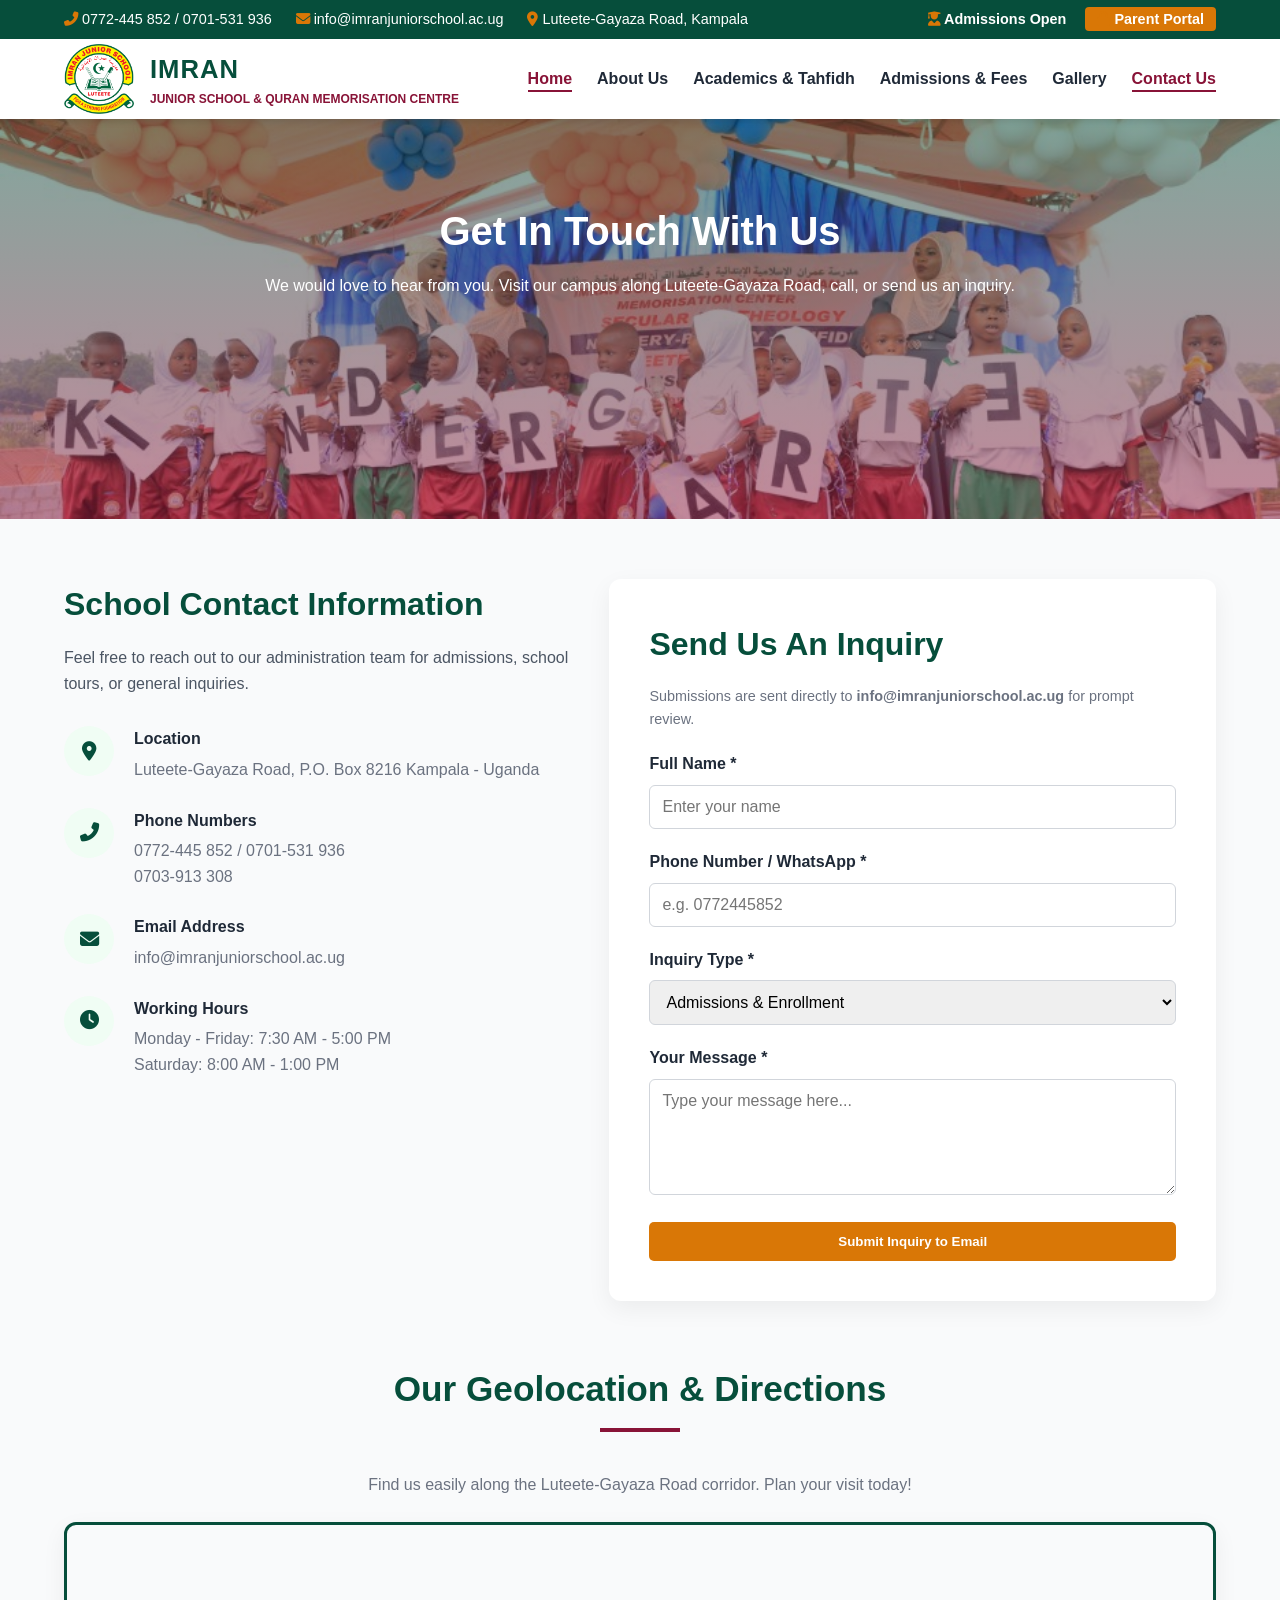
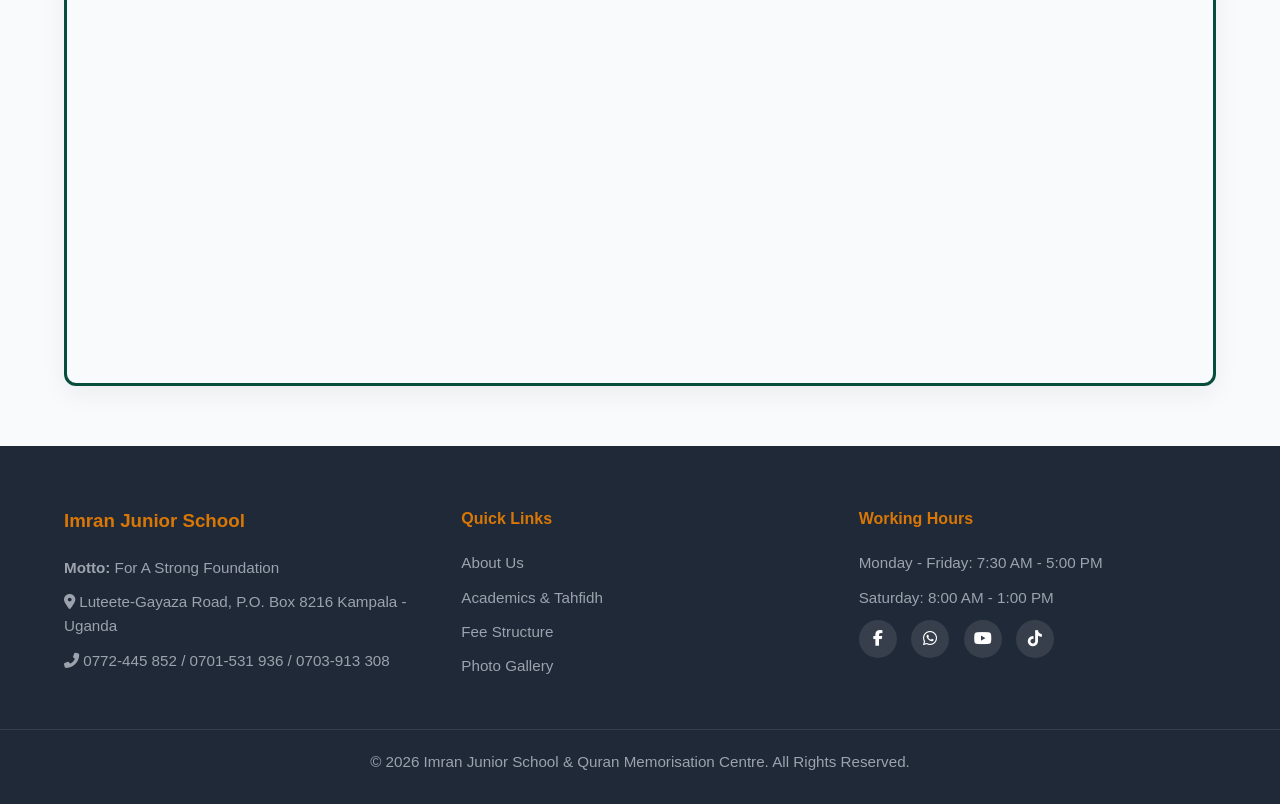
<file: contact.html>
<!DOCTYPE html>
<html lang="en">
<head>
    <meta charset="UTF-8">
    <meta name="viewport" content="width=device-width, initial-scale=1.0">
    <title>Contact Us | Imran Junior School & Quran Memorisation Centre | Dual Curriculum School in Luteete, Gayaza</title>

     <!-- Comprehensive SEO Meta Tags -->
    <meta name="description" content="Imran Junior School & Quran Memorisation Centre along Luteete-Gayaza Road provides an exceptional dual curriculum blending national secular primary education, Islamic theology, and Tahfidh Quran memorisation.">
    <meta name="keywords" content="Imran Junior School, dual curriculum schools Uganda, Quran memorisation centre Kampala, Tahfidh school Luteete Gayaza Road, primary schools in Uganda, Islamic and secular education">
    <meta name="author" content="Imran Junior School">
    <link rel="canonical" href="https://imranjuniorschool.com/">

    <!-- Open Graph / Social Media Meta Tags (Facebook, WhatsApp, LinkedIn, Instagram) -->
    <meta property="og:type" content="website">
    <meta property="og:url" content="https://imranjuniorschool.com/">
    <meta property="og:title" content="Imran Junior School & Quran Memorisation Centre">
    <meta property="og:description" content="Discover excellence in dual curriculum education—blending secular primary studies with intensive Tahfidh Quran memorisation along Luteete-Gayaza Road.">
    <meta property="og:image" content="https://imranjuniorschool.com/images/Entrance.jpeg">

    <!-- Twitter / X Card Meta Tags -->
    <meta name="twitter:card" content="summary_large_image">
    <meta name="twitter:title" content="Imran Junior School & Quran Memorisation Centre">
    <meta name="twitter:description" content="Nurturing responsible, skilled, and religious citizens through an exceptional dual curriculum of secular and religious studies.">
    <meta name="twitter:image" content="https://imranjuniorschool.com/images/Entrance.jpeg">

    <!-- style sheets and favicon -->
    <link rel="icon" type="image/png" size="144x144" href="images/icon.png">
    <link rel="apple-touch-icon" sizes="180x180" href="images/icon.png">
    <link rel="stylesheet" href="style.css">
    <link rel="stylesheet" href="https://cdnjs.cloudflare.com/ajax/libs/font-awesome/6.4.0/css/all.min.css">
</head>
<body>
    <!-- Top Bar -->
    <div class="top-bar">
        <div class="container top-bar-flex">
            <div class="contact-info">
                <span><i class="fas fa-phone-alt"></i> 0772-445 852 / 0701-531 936</span>
                <span><i class="fas fa-envelope"></i> info@imranjuniorschool.ac.ug</span>
                <span><i class="fas fa-map-marker-alt"></i> Luteete-Gayaza Road, Kampala</span>
            </div>
            <div class="portal-links">
                <a href="admissions.html"><i class="fas fa-user-graduate"></i> Admissions Open</a>
                <a href="contact.html" class="portal-btn"><i class="fas fa-lock"></i> Parent Portal</a>
            </div>
        </div>
    </div>

    <!-- Interactive Lightbox Modal Overlay (Hidden by default) -->
    <div id="lightboxModal" class="lightbox-modal">
        <span class="lightbox-close">&times;</span>
        <img class="lightbox-content" id="lightboxImg" alt="Enlarged gallery view">
        <div id="lightboxCaption"></div>
    </div>

    <!-- Navigation Header -->
    <header class="header">
        <div class="container nav-container">
            <div class="logo-icon">
                <img src="images/icon.png" alt="School logo" width="70" height="70">
                <div class="logo">
                    <h1>IMRAN</h1>
                    <p>Junior School & Quran Memorisation Centre</p>
                </div>                
            </div>
            <nav class="navbar" id="navbar">
                <ul class="nav-links">
                    <li><a href="index.html" class="active">Home</a></li>
                    <li><a href="about.html">About Us</a></li>
                    <li><a href="academics.html">Academics & Tahfidh</a></li>
                    <li><a href="admissions.html">Admissions & Fees</a></li>
                    <li><a href="gallery.html">Gallery</a></li>
                    <li><a href="contact.html">Contact Us</a></li>
                </ul>
            </nav>
            <div class="menu-toggle" id="mobile-menu">
                <i class="fas fa-bars"></i>
            </div>
        </div>
    </header>

    <!-- Page Banner -->
    <section class="page-banner contact-page-banner">
        <div class="container">
            <h2>Get In Touch With Us</h2>
            <p>We would love to hear from you. Visit our campus along Luteete-Gayaza Road, call, or send us an inquiry.</p>
        </div>
    </section>

    <!-- Contact Section -->
    <section class="contact-container container">
        <div class="contact-grid">
            <div class="contact-details">
                <h3>School Contact Information</h3>
                <p>Feel free to reach out to our administration team for admissions, school tours, or general inquiries.</p>
                
                <div class="contact-box-item">
                    <i class="fas fa-map-marker-alt"></i>
                    <div>
                        <h4>Location</h4>
                        <p>Luteete-Gayaza Road, P.O. Box 8216 Kampala - Uganda</p>
                    </div>
                </div>

                <div class="contact-box-item">
                    <i class="fas fa-phone-alt"></i>
                    <div>
                        <h4>Phone Numbers</h4>
                        <p>0772-445 852 / 0701-531 936<br>0703-913 308</p>
                    </div>
                </div>

                <div class="contact-box-item">
                    <i class="fas fa-envelope"></i>
                    <div>
                        <h4>Email Address</h4>
                        <p>info@imranjuniorschool.ac.ug</p>
                    </div>
                </div>

                <div class="contact-box-item">
                    <i class="fas fa-clock"></i>
                    <div>
                        <h4>Working Hours</h4>
                        <p>Monday - Friday: 7:30 AM - 5:00 PM<br>Saturday: 8:00 AM - 1:00 PM</p>
                    </div>
                </div>
            </div>

            <!-- Inquiry Form Routed to School Email -->
            <div class="contact-form-box">
                <h3>Send Us An Inquiry</h3>
                <p style="color:#6b7280; font-size:0.9rem; margin-bottom:20px;">Submissions are sent directly to <strong>info@imranjuniorschool.ac.ug</strong> for prompt review.</p>

                <form id="inquiryForm" action="https://formspree.io/f/mjywggyq" method="POST">
                    <div class="form-group">
                        <label>Full Name *</label>
                        <input type="text" name="full_name" id="fullName" required placeholder="Enter your name">
                    </div>
                    <div class="form-group">
                        <label>Phone Number / WhatsApp *</label>
                        <input type="tel" name="phone" id="phoneNumber" required placeholder="e.g. 0772445852">
                    </div>
                    <div class="form-group">
                        <label>Inquiry Type *</label>
                        <select name="inquiry_type" id="inquiryType">
                            <option value="admissions">Admissions & Enrollment</option>
                            <option value="fees">Fees Structure Inquiry</option>
                            <option value="tahfidh">Quran Memorisation Centre (Tahfidh)</option>
                            <option value="other">General Information</option>
                        </select>
                    </div>
                    <div class="form-group">
                        <label>Your Message *</label>
                        <textarea name="message" id="message" rows="5" required placeholder="Type your message here..."></textarea>
                    </div>
                    <button type="submit" class="btn btn-primary" style="width: 100%; border:none;">Submit Inquiry to Email</button>
                </form>
                <div id="formSuccess" class="hidden success-message">
                    <i class="fas fa-check-circle"></i> Thank you! Your inquiry has been successfully transmitted to our school email. Our administration will contact you shortly.
                </div>
            </div>
        </div>

        <!--Embedded School Geolocation Map Section -->
        <div class="map-section" style="margin-top: 60px;">
            <h3 class="section-title">Our Geolocation & Directions</h3>
            <p style="text-align: center; color: #6b7280; margin-bottom: 25px;">Find us easily along the Luteete-Gayaza Road corridor. Plan your visit today!</p>
            <div class="map-container" style="border-radius: 12px; overflow: hidden; box-shadow: 0 8px 25px rgba(0,0,0,0.06); border: 3px solid var(--primary);">
                <iframe src="https://www.google.com/maps/embed?pb=!1m18!1m12!1m3!1d3989.715819797947!2d32.59200937396559!3d0.4107003638766969!2m3!1f0!2f0!3f0!3m2!1i1024!2i768!4f13.1!3m3!1m2!1s0x177db1004005f663%3A0x7af22f8f33230e72!2sIMRAN%20JUNIOR%20SCHOOL%3A%20NURSERY%2C%20PRIMARY%20AND%20QURAN%20MEMORISATION!5e0!3m2!1sen!2sug!4v1793887133922!5m2!1sen!2sug"
                width="100%" 
                height="450" 
                style="border:0;" 
                allowfullscreen="" 
                loading="lazy" 
                referrerpolicy="no-referrer-when-downgrade"
                title="Imran Junior School Location Map"></iframe>
                
            </div>
        </div>
    </section>

    <!-- Footer -->
    <footer class="footer">
        <div class="container footer-grid">
            <div>
                <h3>Imran Junior School</h3>
                <p><strong>Motto:</strong> For A Strong Foundation</p>
                <p><i class="fas fa-map-marker-alt"></i> Luteete-Gayaza Road, P.O. Box 8216 Kampala - Uganda</p>
                <p><i class="fas fa-phone-alt"></i> 0772-445 852 / 0701-531 936 / 0703-913 308</p>
            </div>
            <div>
                <h4>Quick Links</h4>
                <ul>
                    <li><a href="about.html">About Us</a></li>
                    <li><a href="academics.html">Academics & Tahfidh</a></li>
                    <li><a href="admissions.html">Fee Structure</a></li>
                    <li><a href="gallery.html">Photo Gallery</a></li>
                </ul>
            </div>
            <div>
                <h4>Working Hours</h4>
                <p>Monday - Friday: 7:30 AM - 5:00 PM</p>
                <p>Saturday: 8:00 AM - 1:00 PM</p>
                <div class="social-icons">
                    <a href="https://www.facebook.com/ImranIslamicPrimarySchool/"><i class="fab fa-facebook-f"></i></a>
                    <a href=""><i class="fab fa-whatsapp"></i></a>
                    <a href="https://www.youtube.com/watch?v=MTnT7qrPv1w"><i class="fab fa-youtube"></i></a>
                    <a href="https://www.tiktok.com/discover/imran-junior-school-gayaza-luteete"><i class="fab fa-tiktok"></i></a>
                </div>
            </div>
        </div>
        <div class="footer-bottom">
            <p>&copy; 2026 Imran Junior School & Quran Memorisation Centre. All Rights Reserved.</p>
        </div>
    </footer>

    <script src="script.js" defer></script>
</body>
</html>
</file>
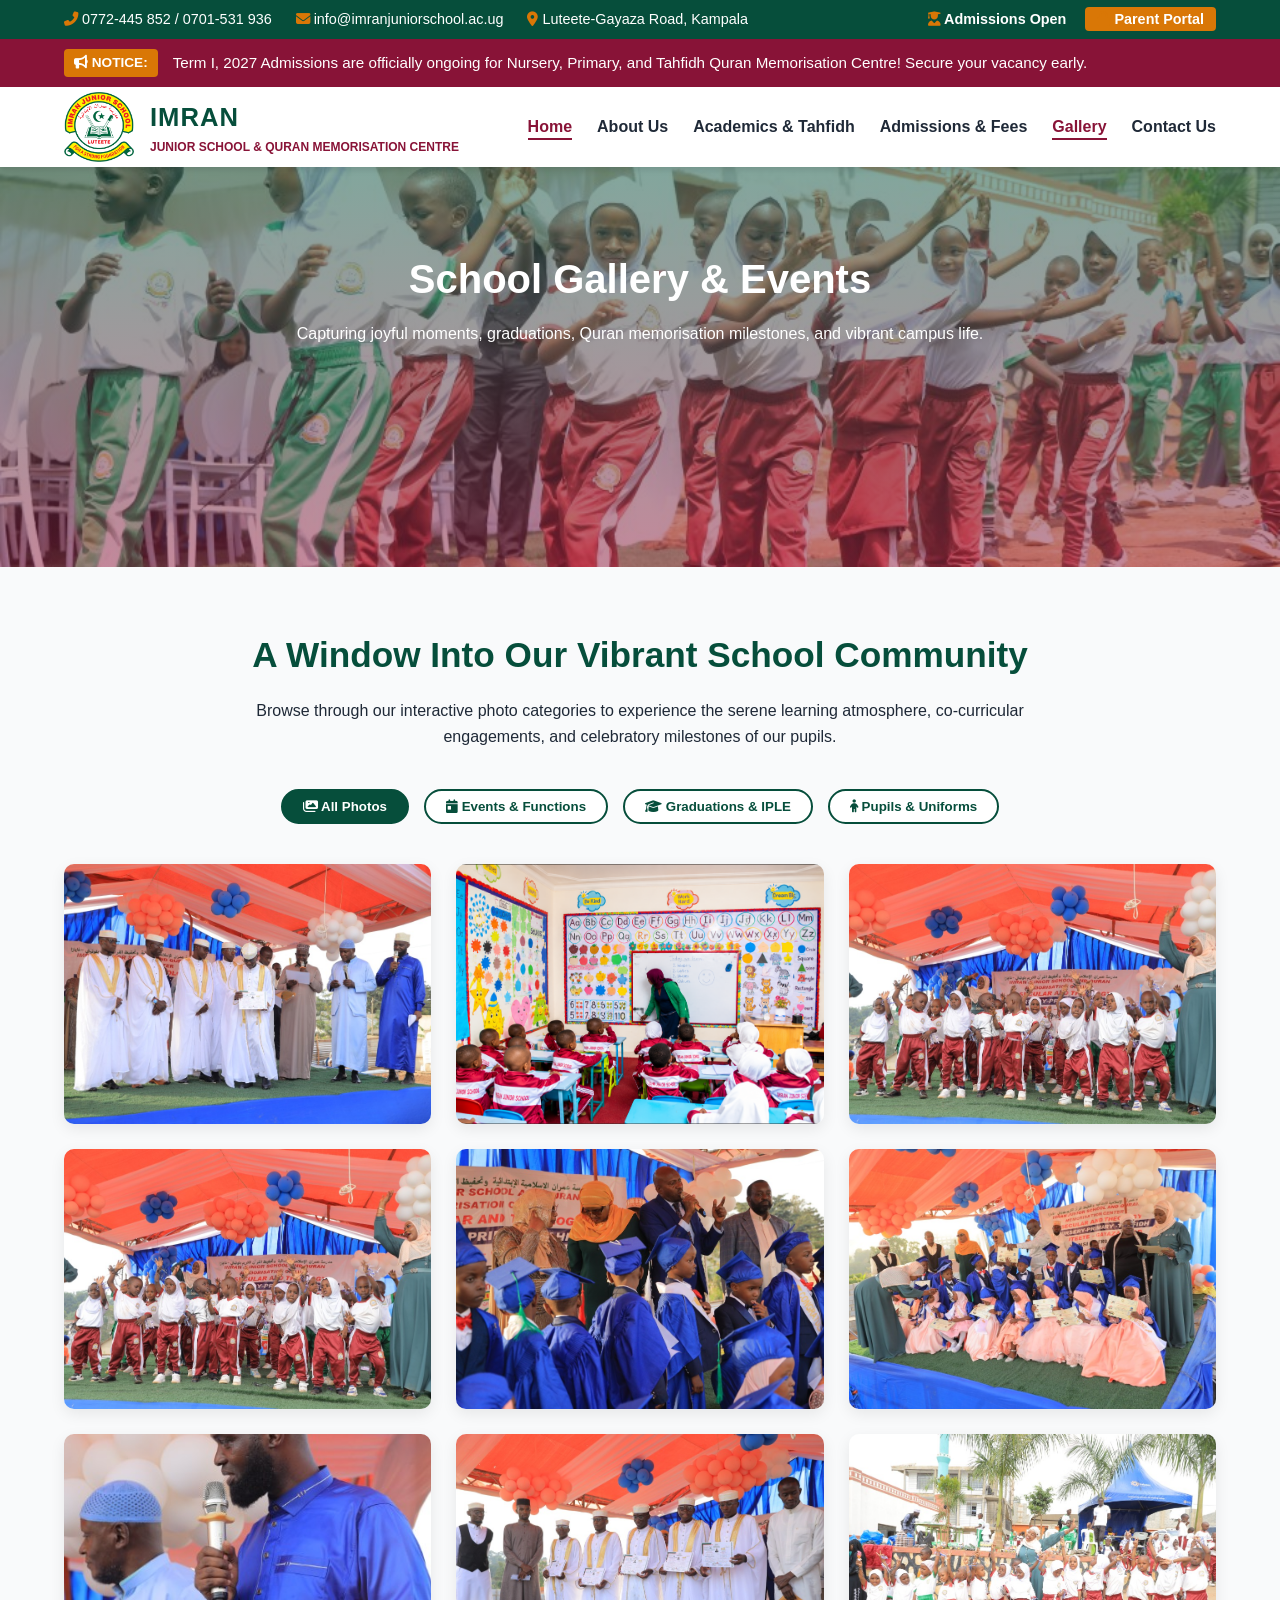
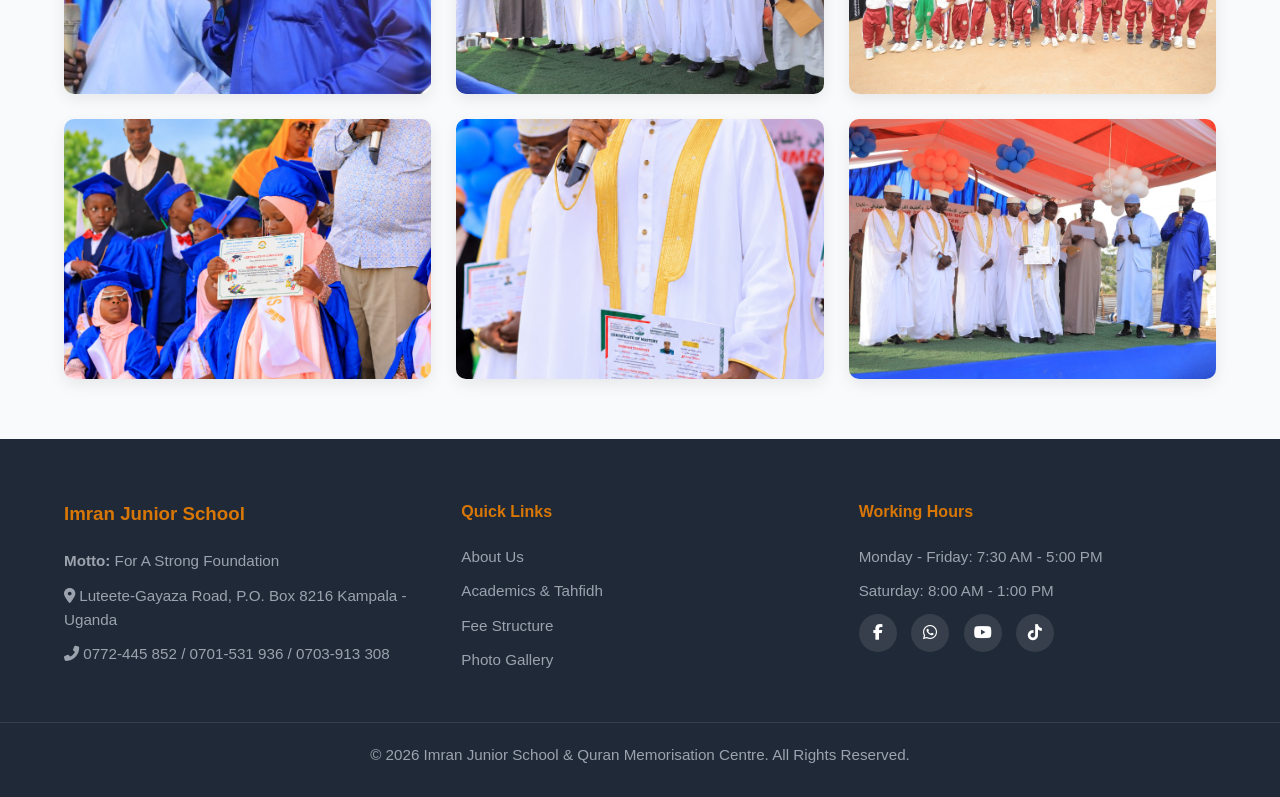
<file: gallery.html>
<!DOCTYPE html>
<html lang="en">
<head>
    <meta charset="UTF-8">
    <meta name="viewport" content="width=device-width, initial-scale=1.0">
   <title>Photo Gallery & Events | Imran Junior School & Quran Memorisation Centre | Dual Curriculum School in Luteete, Gayaza</title>
     <!-- Comprehensive SEO Meta Tags -->
    <meta name="description" content="Imran Junior School & Quran Memorisation Centre along Luteete-Gayaza Road provides an exceptional dual curriculum blending national secular primary education, Islamic theology, and Tahfidh Quran memorisation.">
    <meta name="keywords" content="Imran Junior School, dual curriculum schools Uganda, Quran memorisation centre Kampala, Tahfidh school Luteete Gayaza Road, primary schools in Uganda, Islamic and secular education">
    <meta name="author" content="Imran Junior School">
    <link rel="canonical" href="https://imranjuniorschool.com/">

    <!-- Open Graph / Social Media Meta Tags (Facebook, WhatsApp, LinkedIn, Instagram) -->
    <meta property="og:type" content="website">
    <meta property="og:url" content="https://imranjuniorschool.com/">
    <meta property="og:title" content="Imran Junior School & Quran Memorisation Centre">
    <meta property="og:description" content="Discover excellence in dual curriculum education—blending secular primary studies with intensive Tahfidh Quran memorisation along Luteete-Gayaza Road.">
    <meta property="og:image" content="https://imranjuniorschool.com/images/Entrance.jpeg">

    <!-- Twitter / X Card Meta Tags -->
    <meta name="twitter:card" content="summary_large_image">
    <meta name="twitter:title" content="Imran Junior School & Quran Memorisation Centre">
    <meta name="twitter:description" content="Nurturing responsible, skilled, and religious citizens through an exceptional dual curriculum of secular and religious studies.">
    <meta name="twitter:image" content="https://imranjuniorschool.com/images/Entrance.jpeg">

    <!-- style sheets and favicon -->
    <link rel="icon" type="image/png" size="144x144" href="images/icon.png">
    <link rel="apple-touch-icon" sizes="180x180" href="images/icon.png">
    <link rel="stylesheet" href="style.css">
    <link rel="stylesheet" href="https://cdnjs.cloudflare.com/ajax/libs/font-awesome/6.4.0/css/all.min.css">
</head>
<body>
    <!-- Top Bar -->
    <div class="top-bar">
        <div class="container top-bar-flex">
            <div class="contact-info">
                <span><i class="fas fa-phone-alt"></i> 0772-445 852 / 0701-531 936</span>
                <span><i class="fas fa-envelope"></i> info@imranjuniorschool.ac.ug</span>
                <span><i class="fas fa-map-marker-alt"></i> Luteete-Gayaza Road, Kampala</span>
            </div>
            <div class="portal-links">
                <a href="admissions.html"><i class="fas fa-user-graduate"></i> Admissions Open</a>
                <a href="contact.html" class="portal-btn"><i class="fas fa-lock"></i> Parent Portal</a>
            </div>
        </div>
    </div>

    <!-- Live Announcements Ticker Added for High Interactivity -->
    <div class="announcement-ticker">
        <div class="container ticker-flex">
            <span class="ticker-badge"><i class="fas fa-bullhorn"></i> NOTICE:</span>
            <div class="ticker-text">
                <p>Term I, 2027 Admissions are officially ongoing for Nursery, Primary, and Tahfidh Quran Memorisation Centre! Secure your vacancy early.</p>
            </div>
        </div>
    </div>

    <!-- Navigation Header -->
    <header class="header">
        <div class="container nav-container">
            <div class="logo-icon">
                <img src="images/icon.png" alt="School logo" width="70" height="70">
                <div class="logo">
                    <h1>IMRAN</h1>
                    <p>Junior School & Quran Memorisation Centre</p>
                </div>                
            </div>
            <nav class="navbar" id="navbar">
                <ul class="nav-links">
                    <li><a href="index.html" class="active">Home</a></li>
                    <li><a href="about.html">About Us</a></li>
                    <li><a href="academics.html">Academics & Tahfidh</a></li>
                    <li><a href="admissions.html">Admissions & Fees</a></li>
                    <li><a href="gallery.html">Gallery</a></li>
                    <li><a href="contact.html">Contact Us</a></li>
                </ul>
            </nav>
            <div class="menu-toggle" id="mobile-menu">
                <i class="fas fa-bars"></i>
            </div>
        </div>
    </header>

    <!-- Page Banner -->
    <section class="page-banner page-banner-gallery">
        <div class="container">
            <h2>School Gallery & Events</h2>
            <p>Capturing joyful moments, graduations, Quran memorisation milestones, and vibrant campus life.</p>
        </div>
    </section>

    <!-- Gallery Section with Interactive Filters & Lightbox Support -->
    <section class="gallery-container container">
        <div class="academic-intro" style="margin-bottom: 40px;">
            <h3>A Window Into Our Vibrant School Community</h3>
            <p>Browse through our interactive photo categories to experience the serene learning atmosphere, co-curricular engagements, and celebratory milestones of our pupils.</p>
        </div>

        <!-- Filter Buttons -->
        <div class="filter-buttons">
            <button class="filter-btn active" data-filter="all"><i class="fas fa-images"></i> All Photos</button>
            <button class="filter-btn" data-filter="events"><i class="fas fa-calendar-day"></i> Events & Functions</button>
            <button class="filter-btn" data-filter="grad"><i class="fas fa-graduation-cap"></i> Graduations & IPLE</button>
            <button class="filter-btn" data-filter="uniforms"><i class="fas fa-child"></i> Pupils & Uniforms</button>
        </div>

        <!-- Gallery Grid -->
        <div class="gallery-grid">
            <!-- Picture 1 -->
            <div class="gallery-item" data-category="grad">
                <img src="images/IPLE graduates.JPG" alt="Graduation certificates">
                <div class="gallery-overlay">
                    <h4>Certificate Award Ceremony</h4>
                    <p><i class="fas fa-search-plus"></i> Click to enlarge</p>
                </div>
            </div>

            <!-- Picture 2 -->
            <div class="gallery-item" data-category="events">
                <img src="images/students in class.png" alt="Pupils learning">
                <div class="gallery-overlay">
                    <h4>Pupils Learning in Class</h4>
                    <p><i class="fas fa-search-plus"></i> Click to enlarge</p>
                </div>
            </div>

            <!-- Picture 3 -->
            <div class="gallery-item" data-category="events">
                <img src="images/presentation.JPG" alt="Performances">
                <div class="gallery-overlay">
                    <h4>Pupils Performing at Speech Day</h4>
                    <p><i class="fas fa-search-plus"></i> Click to enlarge</p>
                </div>
            </div>

            <!-- Picture 4 -->
            <div class="gallery-item" data-category="events">
                <img src="images/presentation.JPG" alt="School group photo">
                <div class="gallery-overlay">
                    <h4>Our School Community</h4>
                    <p><i class="fas fa-search-plus"></i> Click to enlarge</p>
                </div>
            </div>

            <!-- Picture 5 -->
            <div class="gallery-item" data-category="grad">
                <img src="images/graduates.JPG" alt="Graduation gowns">
                <div class="gallery-overlay">
                    <h4>Kindergarten & Primary Graduation</h4>
                    <p><i class="fas fa-search-plus"></i> Click to enlarge</p>
                </div>
            </div>

            <!-- Picture 6 -->
            <div class="gallery-item" data-category="grad">
                <img src="images/certificates.jpeg" alt="Proud graduate">
                <div class="gallery-overlay">
                    <h4>Proud Pupils Receiving Certificate</h4>
                    <p><i class="fas fa-search-plus"></i> Click to enlarge</p>
                </div>
            </div>

            <!-- Picture 7 -->
            <div class="gallery-item" data-category="events">
                <img src="images/directors.JPG" alt="Staff and pupils">
                <div class="gallery-overlay">
                    <h4>School Directors</h4>
                    <p><i class="fas fa-search-plus"></i> Click to enlarge</p>
                </div>
            </div>

            <!-- Picture 8 -->
            <div class="gallery-item" data-category="uniforms">
                <img src="images/Quran memorisation.JPG" alt="Boys in uniform">
                <div class="gallery-overlay">
                    <h4>Pupils Who Excelled in Tahfidh</h4>
                    <p><i class="fas fa-search-plus"></i> Click to enlarge</p>
                </div>
            </div>

            <!-- Picture 9 -->
            <div class="gallery-item" data-category="events">
                <img src="images/class photo.JPG" alt="School event">
                <div class="gallery-overlay">
                    <h4>School Event & Celebration</h4>
                    <p><i class="fas fa-search-plus"></i> Click to enlarge</p>
                </div>
            </div>

            <!-- Picture 10 -->
            <div class="gallery-item" data-category="uniforms">
                <img src="images/certificate award.png" alt="Pupils receiving awards">
                <div class="gallery-overlay">
                    <h4>Our Pupils Receiving Awards</h4>
                    <p><i class="fas fa-search-plus"></i> Click to enlarge</p>
                </div>
            </div>

            <!-- Picture 11 -->
            <div class="gallery-item" data-category="events">
                <img src="images/shiek and director.png" alt="School administrators">
                <div class="gallery-overlay">
                    <h4>Addressing Parents and Students</h4>
                    <p><i class="fas fa-search-plus"></i> Click to enlarge</p>
                </div>
            </div>

            <!-- Picture 12 -->
            <div class="gallery-item" data-category="grad">
                <img src="images/IPLE graduates.JPG" alt="Graduating pupils">
                <div class="gallery-overlay">
                    <h4>Celebrating Academic Excellence</h4>
                    <p><i class="fas fa-search-plus"></i> Click to enlarge</p>
                </div>
            </div>
        </div>
    </section>

    <!-- Interactive Lightbox Modal Overlay (Hidden by default) -->
    <div id="lightboxModal" class="lightbox-modal">
        <span class="lightbox-close">&times;</span>
        <img class="lightbox-content" id="lightboxImg" alt="Enlarged gallery view">
        <div id="lightboxCaption"></div>
    </div>

 <!-- Footer -->
    <footer class="footer">
        <div class="container footer-grid">
            <div>
                <h3>Imran Junior School</h3>
                <p><strong>Motto:</strong> For A Strong Foundation</p>
                <p><i class="fas fa-map-marker-alt"></i> Luteete-Gayaza Road, P.O. Box 8216 Kampala - Uganda</p>
                <p><i class="fas fa-phone-alt"></i> 0772-445 852 / 0701-531 936 / 0703-913 308</p>
            </div>
            <div>
                <h4>Quick Links</h4>
                <ul>
                    <li><a href="about.html">About Us</a></li>
                    <li><a href="academics.html">Academics & Tahfidh</a></li>
                    <li><a href="admissions.html">Fee Structure</a></li>
                    <li><a href="gallery.html">Photo Gallery</a></li>
                </ul>
            </div>
            <div>
                <h4>Working Hours</h4>
                <p>Monday - Friday: 7:30 AM - 5:00 PM</p>
                <p>Saturday: 8:00 AM - 1:00 PM</p>
                <div class="social-icons">
                    <a href="https://www.facebook.com/ImranIslamicPrimarySchool/"><i class="fab fa-facebook-f"></i></a>
                    <a href=""><i class="fab fa-whatsapp"></i></a>
                    <a href="https://www.youtube.com/watch?v=MTnT7qrPv1w"><i class="fab fa-youtube"></i></a>
                    <a href="https://www.tiktok.com/discover/imran-junior-school-gayaza-luteete"><i class="fab fa-tiktok"></i></a>
                </div>
                 </div>
        </div>
        <div class="footer-bottom">
            <p>&copy; 2026 Imran Junior School & Quran Memorisation Centre. All Rights Reserved.</p>
        </div>
    </footer>

    <script src="script.js"></script>
</body>
</html>
</file>
<file: style.css>
:root {
    --primary: #064e3b;
    --pimary-navyblue: #0033A0;
    --secondary: #881337;
    --accent: #d97706;
    --dark: #1f2937;
    --light: #f9fafb;
    --white: #ffffff;
    --transition: all 0.3s ease;
}

* {
    margin: 0;
    padding: 0;
    box-sizing: border-box;
    scroll-behavior: smooth;
    font-family: Arial, 'Segoe UI', Tahoma, Geneva, Verdana, sans-serif;
}

/* Enable global smooth scrolling */
html {
    scroll-behavior: smooth;
}

body {
    background-color: var(--light);
    color: var(--dark);
    line-height: 1.6;
}

.container {
    width: 90%;
    max-width: 1200px;
    margin: 0 auto;
}

/* Top Bar */
.top-bar {
    background-color: var(--primary);
    color: var(--white);
    font-size: 0.9rem;
    padding: 8px 0;
}

.top-bar-flex {
    display: flex;
    justify-content: space-between;
    align-items: center;
    flex-wrap: wrap;
    gap: 10px;
}

.contact-info span {
    margin-right: 20px;
}

.contact-info i, .portal-links i {
    color: var(--accent);
}

.portal-links a {
    color: var(--white);
    text-decoration: none;
    margin-left: 15px;
    font-weight: 600;
}

.portal-btn {
    background: var(--accent);
    padding: 4px 12px;
    border-radius: 4px;
}

/* Header & Navbar */
.header {
    background: var(--white);
    box-shadow: 0 4px 6px -1px rgba(0,0,0,0.1);
    position: sticky;
    top: 0;
    z-index: 1000;
}

.nav-container {
    display: flex;
    justify-content: space-between;
    align-items: center;
    padding: 5px 0;
}

.logo-icon{
    display: flex;
    gap: 16px;
    align-items: center;
    justify-content: center;
}

.logo h1 {
    font-size: 1.6rem;
    color: var(--primary);
    font-weight: 800;
    letter-spacing: 1px;
}

.logo p {
    font-size: 0.75rem;
    color: var(--secondary);
    font-weight: 700;
    text-transform: uppercase;
}

.nav-links {
    list-style: none;
    display: flex;
    gap: 25px;
}

.nav-links a {
    text-decoration: none;
    color: var(--dark);
    font-weight: 600;
    font-family: sans-serif;
    transition: var(--transition);
}

.nav-links a:hover, .nav-links a.active {
    color: var(--secondary);
    border-bottom: 2px solid var(--secondary);
    padding-bottom: 3px;
}

.menu-toggle {
    display: none;
    font-size: 1.5rem;
    cursor: pointer;
    color: var(--primary);
}

/* Hero Section with Smooth Crossfade Easing */
.hero {
    position: relative;
    color: var(--white);
    text-align: center;
    padding: 140px 20px;
    overflow: hidden;
    z-index: 1;
    min-height: 550px;
    display: flex;
    align-items: center;
    justify-content: center;
}

/* Container holding stacked background slides */
.hero-slides {
    position: absolute;
    top: 0;
    left: 0;
    width: 100%;
    height: 100%;
    z-index: -2;
}

/* Individual Slide Layer */
.hero-slide {
    position: absolute;
    top: 0;
    left: 0;
    width: 100%;
    height: 100%;
    background-size: cover;
    background-position: center;
    opacity: 0;
    transform: scale(1);
    transition: opacity 1.8s cubic-bezier(0.4, 0, 0.2, 1), transform 6s ease-out;
    will-change: opacity, transform;
}

/* Active Slide with Cinematic Ken Burns Zoom Effect */
.hero-slide.active {
    opacity: 1;
    transform: scale(1.06);
}

/* Gradient Readability Overlay */
.hero-overlay {
    position: absolute;
    top: 0;
    left: 0;
    width: 100%;
    height: 100%;
    background: linear-gradient(rgba(6, 78, 59, 0.7), rgba(136, 19, 55, 0.7));
    z-index: -1;
}

.hero-content {
    max-width: 800px;
    margin: 0 auto;
}

.badge {
    background: var(--accent);
    color: var(--white);
    padding: 6px 16px;
    border-radius: 20px;
    font-size: 0.85rem;
    font-weight: 700;
    text-transform: uppercase;
    display: inline-block;
    margin-bottom: 20px;
}

.hero h2 {
    font-size: 3rem;
    margin-bottom: 20px;
    font-weight: 800;
}

.hero p {
    font-size: 1.15rem;
    margin-bottom: 30px;
    opacity: 0.95;
}

.hero-btns {
    display: flex;
    justify-content: center;
    gap: 15px;
}

.action-btns{
    margin: 30px 0 0 0;
}

@media (max-width:668px){
    .action-btns{
        font-size: 0.7rem;
        display: flex;
        flex-direction: column;
        gap: 20px;
        width: 45%;
        margin: 18px auto;
    }
}

.btn {
    padding: 12px 28px;
    border-radius: 5px;
    text-decoration: none;
    font-weight: 700;
    transition: var(--transition);
}

.btn-primary {
    background: var(--accent);
    color: var(--white);
}

.btn-primary:hover {
    background: #b45309;
}

.btn-secondary {
    background: transparent;
    color: var(--white);
    border: 2px solid var(--white);
}

.btn-secondary:hover {
    background: var(--white);
    color: var(--primary);
}


/* Live Announcement Ticker Styles */
.announcement-ticker {
    background: var(--secondary);
    color: var(--white);
    padding: 10px 0;
    overflow: hidden;
    font-size: 0.95rem;
}

.ticker-flex {
    display: flex;
    align-items: center;
    gap: 15px;
}

.ticker-badge {
    background: var(--accent);
    padding: 3px 10px;
    border-radius: 4px;
    font-weight: 700;
    font-size: 0.85rem;
    white-space: nowrap;
}

.ticker-text p {
    white-space: nowrap;
    animation: tickerScroll 20s linear infinite;
}

@keyframes tickerScroll {
    0% { transform: translateX(100%); }
    100% { transform: translateX(-100%); }
}

/* Countdown Section Styles */
.countdown-section {
    margin: -30px auto 80px auto;
    position: relative;
    z-index: 15;
}

.countdown-card {
    background: var(--white);
    padding: 25px 35px;
    border-radius: 12px;
    box-shadow: 0 10px 30px rgba(0,0,0,0.1);
    display: flex;
    justify-content: space-between;
    align-items: center;
    flex-wrap: wrap;
    gap: 20px;
    border-left: 6px solid var(--accent);
}

.countdown-info h3 {
    color: var(--primary);
    font-size: 1.3rem;
    margin-bottom: 5px;
}

.countdown-info p {
    color: #6b7280;
    font-size: 0.95rem;
}

.countdown-timer {
    display: flex;
    gap: 15px;
}

.time-box {
    background: var(--light);
    border: 1px solid #e5e7eb;
    padding: 10px 15px;
    border-radius: 8px;
    text-align: center;
    min-width: 65px;
}

.time-box span {
    display: block;
    font-size: 1.4rem;
    font-weight: 800;
    color: var(--secondary);
}

.time-box small { 
    font-size: 0.75rem;
    color: #4b5563;
    text-transform: uppercase;
}

/* Testimonials Section Styles */
.testimonials-section {
    background: linear-gradient(rgba(6, 78, 59, 0.92), rgba(6, 78, 59, 0.92)), url('images/Entrance.jpeg') center/cover no-repeat;
    padding: 60px 0;
    text-align: center;
    color: var(--white);
}

.testimonial-slider {
    max-width: 800px;
    margin: 0 auto;
    position: relative;
    min-height: 140px;
}

.testimonial-item {
    display: none;
    animation: fadeIn 0.8s ease-in-out;
}

.testimonial-item.active {
    display: block;
}

.testimonial-item p {
    font-size: 1.2rem;
    font-style: italic;
    margin-bottom: 15px;
    line-height: 1.8;
}

.testimonial-item h4 {
    color: var(--accent);
    font-size: 1rem;
    font-weight: 600;
}

@keyframes fadeIn {
    from { opacity: 0; transform: translateY(10px); }
    to { opacity: 1; transform: translateY(0); }
}

@media(max-width: 768px) {
    .countdown-card {
        flex-direction: column;
        text-align: center;
    }
    .countdown-timer {
        justify-content: center;
    }
    .top-bar{
        display: none;
    }
}

/* General Sections */
.section {
    padding: 60px 10%;
}

.section-title {
    text-align: center;
    margin-bottom: 40px;
    color: var(--primary);
    font-size: 2.2rem;
    position: relative;
}

.section-title::after {
    content: '';
    display: block;
    width: 80px;
    height: 4px;
    background: var(--secondary);
    margin: 10px auto;
}

/* Cards & Grids */
.grid-3 {
    display: grid;
    grid-template-columns: repeat(auto-fit, minmax(300px, 1fr));
    gap: 30px;
}

.card {
    background: white;
    padding: 30px;
    border-radius: 10px;
    box-shadow: 0 5px 15px rgba(0,0,0,0.1);
    border-top: 5px solid var(--primary-yellow);
    transition: transform 0.3s;
}

.card:hover {
    transform: translateY(-10px);
}

.card h3 {
    color: var(--primary-blue);
    margin-bottom: 15px;
}

/*contact*/
.contact-section{
    background-color: var(--pimary-navyblue);
    height: 400px;
    display: flex;
    justify-content: center;
    align-items: center;
    text-align: center;
}
.contact-content{
    padding: 12px 18px;
    text-align: center;
    color:  var(--white);
}
.contact-content h1{
    font-weight: 700;
    font-size: 2.8rem;
    word-spacing: 0.3px;
    line-height: 1.1;
}
.contact-content h1 span{
    color: var(--primary-yellow);
}
.contact-content p{
    padding: 20px;
    font-weight: 400px;
    font-size: 18px;
}
.btn-apply, .schedule-btn, .team-btn{
    color: var(--white);
    text-align: center;
    font-size: 1.1rem;
    font-weight: 500;
    padding: 12px 17px;
    margin: 0 8px;
    border-radius: 10px;
    border: 1px solid var(--white);
    transition: var(--transition);
    text-decoration: none;
}
.btn-apply{
    background-color: purple;
    border: none;
}
.schedule-btn, .team-btn{
    background-color: #2d3748aa;
}
.btn-apply:hover, .schedule-btn:hover, .team-btn:hover{
    transform: translateY(-2px);
    background-color: #064e3b;
    cursor: pointer;
}

/* Highlights */
.highlights {
    display: grid;
    grid-template-columns: repeat(auto-fit, minmax(300px, 1fr));
    gap: 30px;
    margin-top: -50px;
    position: relative;
    z-index: 10;
    margin-bottom: 60px;
}

.highlight-card {
    background: var(--white);
    padding: 35px 25px;
    border-radius: 10px;
    box-shadow: 0 10px 25px rgba(0,0,0,0.08);
    text-align: center;
    transition: var(--transition);
    border-top: 4px solid var(--secondary);
}

.highlight-card:hover {
    transform: translateY(-8px);
}

.highlight-card i {
    color: var(--primary);
    margin-bottom: 15px;
}

.highlight-card h3 {
    margin-bottom: 12px;
    color: var(--primary);
}

/* Welcome Section */
.welcome-section {
    padding: 40px 0 80px 0;
}

.welcome-grid {
    display: grid;
    grid-template-columns: 2fr 1fr;
    gap: 40px;
    align-items: center;
}

.welcome-text h2 {
    color: var(--primary);
    font-size: 2.2rem;
    margin-bottom: 10px;
}

.director-names {
    color: var(--secondary);
    margin-bottom: 20px;
    font-size: 1.1rem;
}

.director-names .sub {
    font-size: 0.9rem;
    font-weight: normal;
    color: var(--dark);
}

.welcome-text p {
    margin-bottom: 15px;
    color: #4b5563;
}

.read-more-btn {
    display: inline-block;
    margin-top: 10px;
    color: var(--primary);
    font-weight: 700;
    text-decoration: none;
}

.read-more-btn:hover {
    color: var(--secondary);
}

.notice-board {
    background: var(--primary);
    color: var(--white);
    padding: 30px;
    border-radius: 10px;
    box-shadow: 0 10px 20px rgba(6, 78, 59, 0.2);
}

.notice-board h3 {
    margin-bottom: 20px;
    border-bottom: 2px solid var(--accent);
    padding-bottom: 10px;
}

.notice-board ul {
    list-style: none;
}

.notice-board li {
    margin-bottom: 15px;
    font-size: 0.95rem;
    border-bottom: 1px dashed rgba(255,255,255,0.2);
    padding-bottom: 10px;
}

/* Footer */
.footer {
    background: var(--dark);
    color: var(--white);
    padding: 60px 0 20px 0;
}

.footer-grid {
    display: grid;
    grid-template-columns: repeat(auto-fit, minmax(250px, 1fr));
    gap: 40px;
    margin-bottom: 40px;
}

.footer h3, .footer h4 {
    color: var(--accent);
    margin-bottom: 20px;
}

.footer p, .footer li {
    margin-bottom: 10px;
    font-size: 0.95rem;
    color: #9ca3af;
}

.footer ul {
    list-style: none;
}

.footer ul a {
    color: #9ca3af;
    text-decoration: none;
    transition: var(--transition);
}

.footer ul a:hover {
    color: var(--white);
}

.social-icons a {
    display: inline-block;
    background: rgba(255,255,255,0.1);
    width: 38px;
    height: 38px;
    border-radius: 50%;
    text-align: center;
    line-height: 38px;
    color: var(--white);
    margin-right: 10px;
    transition: var(--transition);
}

.social-icons a:hover {
    background: var(--secondary);
}

.footer-bottom {
    text-align: center;
    border-top: 1px solid rgba(255,255,255,0.1);
    padding-top: 20px;
    font-size: 0.9rem;
    color: #9ca3af;
}

/* Responsive */
@media(max-width: 768px) {
    .nav-links {
        display: none;
        flex-direction: column;
        position: absolute;
        top: 100%;
        left: 0;
        width: 100%;
        background: var(--white);
        padding: 20px;
        box-shadow: 0 10px 15px rgba(0,0,0,0.1);
    }
    .nav-links.active {
        display: flex;
    }
    .menu-toggle {
        display: block;
    }
    .hero h2 {
        font-size: 2.2rem;
    }
    .welcome-grid {
        grid-template-columns: 1fr;
    }
}

/* ==========================================================
    ABOUT US PAGE ENHANCEMENTS & STYLES
   ========================================================== */
.page-banner {
    background: linear-gradient(rgba(6, 78, 59, 0.5), rgba(136, 19, 55, 0.5)), url('images/371A2172.JPG') center/cover no-repeat;
    color: var(--white);
    text-align: center;
    padding: 80px 20px;
    min-height: 400px;
}

.page-banner h2 {
    font-size: 2.5rem;
    margin-bottom: 10px;
}

.about-main {
    padding: 60px 0;
}

.about-grid {
    display: grid;
    grid-template-columns: 1.5fr 1fr;
    gap: 40px;
    align-items: start;
    margin-bottom: 60px;
}

.about-content h3 {
    color: var(--primary);
    font-size: 2rem;
    margin-bottom: 20px;
}

.about-content p {
    margin-bottom: 15px;
    font-size: 1.05rem;
    color: #374151;
}

.mission-vision-box {
    display: flex;
    flex-direction: column;
    gap: 20px;
}

.mv-card {
    background: var(--white);
    padding: 25px;
    border-radius: 8px;
    box-shadow: 0 4px 15px rgba(0,0,0,0.05);
    border-left: 5px solid var(--secondary);
}

.mv-card h4 {
    color: var(--primary);
    margin-bottom: 8px;
    display: flex;
    align-items: center;
    gap: 10px;
}

.core-values-section h3 {
    text-align: center;
    color: var(--primary);
    font-size: 2rem;
    margin-bottom: 40px;
}

.values-grid {
    display: grid;
    grid-template-columns: repeat(auto-fit, minmax(250px, 1fr));
    gap: 25px;
}

.value-item {
    background: var(--white);
    padding: 30px;
    border-radius: 10px;
    text-align: center;
    box-shadow: 0 5px 15px rgba(0,0,0,0.05);
    transition: var(--transition);
    border-bottom: 4px solid var(--accent);
}

.value-item:hover {
    transform: translateY(-5px);
}

.value-item i {
    font-size: 2rem;
    color: var(--secondary);
    margin-bottom: 15px;
    display: block;
    position: relative;
}

.value-item i span {
    position: absolute;
    top: -10px;
    right: 35%;
    font-size: 0.75rem;
    background: var(--primary);
    color: var(--white);
    padding: 2px 6px;
    border-radius: 50%;
}

.value-item h4 {
    color: var(--primary);
    margin-bottom: 10px;
}

/* Timeline Section */
.history-timeline-section {
    margin: 60px 0;
}

.timeline-grid {
    display: grid;
    grid-template-columns: repeat(auto-fit, minmax(300px, 1fr));
    gap: 30px;
    margin-top: 30px;
}

.timeline-item {
    background: var(--white);
    padding: 30px;
    border-radius: 10px;
    box-shadow: 0 5px 15px rgba(0,0,0,0.05);
    position: relative;
    border-top: 4px solid var(--primary);
}

.timeline-year {
    display: inline-block;
    background: var(--accent);
    color: var(--white);
    padding: 4px 12px;
    border-radius: 20px;
    font-weight: 700;
    font-size: 0.85rem;
    margin-bottom: 15px;
}

.timeline-item h4 {
    color: var(--secondary);
    font-size: 1.2rem;
    margin-bottom: 10px;
}

.timeline-item p {
    color: #4b5563;
    font-size: 0.95rem;
}

/* Director's Desk Box */
.directors-desk-box {
    background: linear-gradient(rgba(6, 78, 59, 0.95), rgba(6, 78, 59, 0.95)), url('images/Entrance.jpeg') center/cover no-repeat;
    color: var(--white);
    padding: 50px;
    border-radius: 12px;
    margin: 60px 0;
    box-shadow: 0 10px 30px rgba(0,0,0,0.1);
}

.desk-content {
    max-width: 800px;
    margin: 0 auto;
    text-align: center;
}

.desk-content h3 {
    color: var(--accent);
    font-size: 2rem;
    margin-bottom: 20px;
}

.desk-content p {
    font-size: 1.1rem;
    line-height: 1.8;
    margin-bottom: 25px;
    opacity: 0.95;
}

.director-signature {
    font-size: 1.05rem;
    color: var(--white);
    font-weight: 600;
}

.director-signature small {
    font-size: 0.85rem;
    color: #d1d5db;
    font-weight: normal;
}


@media(max-width: 768px) {
    .about-grid {
        grid-template-columns: 1fr;
    }
}

/* ==========================================================
   ACADEMICS PAGE INTERACTIVE TABS & ENHANCEMENT STYLES
   ========================================================== */

/* Tab Navigation Buttons */
.tab-buttons {
    display: flex;
    justify-content: center;
    gap: 15px;
    margin-bottom: 30px;
    flex-wrap: wrap;
}

.tab-btn {
    background: var(--white);
    border: 2px solid var(--primary);
    color: var(--primary);
    padding: 12px 28px;
    border-radius: 30px;
    font-size: 1rem;
    font-weight: 700;
    cursor: pointer;
    transition: var(--transition);
}

.tab-btn:hover, .tab-btn.active {
    background: var(--primary);
    color: var(--white);
    box-shadow: 0 4px 12px rgba(6, 78, 59, 0.2);
}

/* Tab Content Visibility */
.tab-content {
    display: none;
    animation: fadeIn 0.5s ease-in-out;
}

.tab-content.active-tab {
    display: block;
}

/* Detail Grid Layout */
.curriculum-detail-grid {
    display: grid;
    grid-template-columns: 2fr 1fr;
    gap: 40px;
    background: var(--white);
    padding: 40px;
    border-radius: 12px;
    box-shadow: 0 8px 25px rgba(0,0,0,0.06);
    margin-bottom: 50px;
}

.detail-text h3 {
    color: var(--primary);
    font-size: 1.8rem;
    margin-bottom: 15px;
}

.subject-list {
    list-style: none;
    margin-top: 20px;
}

.subject-list li {
    margin-bottom: 12px;
    font-size: 1rem;
    color: var(--dark);
}

.subject-list i {
    color: var(--accent);
    margin-right: 10px;
}

.detail-highlight-card {
    background: var(--light);
    border-top: 5px solid var(--primary);
    padding: 30px 20px;
    border-radius: 8px;
    text-align: center;
}

.detail-highlight-card h4 {
    color: var(--primary);
    margin-bottom: 12px;
    font-size: 1.2rem;
}

.cocurricular-section {
    margin-top: 60px;
}

@media(max-width: 768px) {
    .curriculum-detail-grid {
        grid-template-columns: 1fr;
    }
}

.page-banner-ac {
    background: linear-gradient(rgba(6, 78, 59, 0.5), rgba(136, 19, 55, 0.5)), url('images/371A2992.JPG') center/cover no-repeat;
    color: var(--white);
    text-align: center;
    padding: 80px 20px;
    min-height: 540px;
}
.academics-container {
    padding: 60px 0;
}

.academic-intro {
    text-align: center;
    max-width: 800px;
    margin: 0 auto 50px auto;
}

.academic-intro h3 {
    color: var(--primary);
    font-size: 2.2rem;
    margin-bottom: 15px;
}

.curriculum-grid {
    display: grid;
    grid-template-columns: repeat(auto-fit, minmax(320px, 1fr));
    gap: 40px;
    margin-bottom: 60px;
}

.curr-card {
    background: var(--white);
    padding: 40px 30px;
    border-radius: 12px;
    box-shadow: 0 8px 25px rgba(0,0,0,0.06);
    border-top: 5px solid var(--primary);
}

.curr-card.theology {
    border-top-color: var(--secondary);
}

.curr-card i {
    color: var(--primary);
    margin-bottom: 20px;
}

.curr-card.theology i {
    color: var(--secondary);
}

.curr-card h3 {
    color: var(--dark);
    margin-bottom: 15px;
    font-size: 1.5rem;
}

.curr-card ul {
    list-style: none;
    margin-top: 20px;
}

.curr-card li {
    margin-bottom: 10px;
    font-size: 0.95rem;
    display: flex;
    align-items: center;
    gap: 10px;
}

.curr-card li i {
    color: var(--accent);
    font-size: 1rem;
    margin: 0;
}

.classes-offered {
    text-align: center;
    background: var(--white);
    padding: 40px;
    border-radius: 10px;
    box-shadow: 0 4px 15px rgba(0,0,0,0.05);
}

.classes-offered h3 {
    color: var(--primary);
    margin-bottom: 25px;
    font-size: 1.8rem;
}

.classes-flex {
    display: flex;
    justify-content: center;
    gap: 20px;
    flex-wrap: wrap;
}

.class-badge {
    background: var(--light);
    border: 2px solid var(--primary);
    color: var(--primary);
    padding: 12px 24px;
    border-radius: 30px;
    font-weight: 700;
}

/*Admissions page*/
.page-banner-adM{
    background: linear-gradient(rgba(6, 78, 59, 0.5), rgba(136, 19, 55, 0.5)), url('images/371A2174.JPG') center/cover no-repeat;
    color: var(--white);
}

.fees-container {
    padding: 60px 0;
}

.fees-intro {
    text-align: center;
    max-width: 700px;
    margin: 0 auto 50px auto;
}

.fees-intro h3 {
    color: var(--primary);
    font-size: 2.2rem;
    margin-bottom: 15px;
}

.fees-grid {
    display: grid;
    grid-template-columns: repeat(auto-fit, minmax(350px, 1fr));
    gap: 40px;
    margin-bottom: 60px;
}

.fee-card {
    background: var(--white);
    border-radius: 12px;
    box-shadow: 0 8px 25px rgba(0,0,0,0.06);
    overflow: hidden;
}

.fee-header {
    background: var(--primary);
    color: var(--white);
    padding: 20px;
    text-align: center;
    display: flex;
    align-items: center;
    justify-content: center;
    gap: 12px;
}

.fee-header.day {
    background: var(--secondary);
}

.fee-header h3 {
    font-size: 1.4rem;
}

.fee-table {
    width: 100%;
    border-collapse: collapse;
}

.fee-table tr {
    border-bottom: 1px solid #e5e7eb;
}

.fee-table tr:last-child {
    border-bottom: none;
}

.fee-table td {
    padding: 15px 20px;
    font-size: 0.95rem;
    color: var(--dark);
}

.fee-table td:last-child {
    text-align: right;
}

.highlight-row {
    background: #f0fdf4;
    font-weight: 600;
}

/* Calculator Widget */
.fee-calculator-box {
    background: var(--white);
    padding: 40px;
    border-radius: 12px;
    box-shadow: 0 8px 25px rgba(0,0,0,0.06);
    max-width: 600px;
    margin: 0 auto;
    border-top: 5px solid var(--accent);
}

.fee-calculator-box h3 {
    color: var(--primary);
    margin-bottom: 10px;
    text-align: center;
}

.fee-calculator-box p {
    text-align: center;
    margin-bottom: 25px;
    color: #6b7280;
}

.calc-form .form-group {
    margin-bottom: 20px;
}

.calc-form label {
    display: block;
    margin-bottom: 8px;
    font-weight: 600;
    color: var(--dark);
}

.calc-form select {
    width: 100%;
    padding: 12px;
    border: 1px solid #d1d5db;
    border-radius: 6px;
    font-size: 1rem;
    outline: none;
}

.calc-form button {
    width: 100%;
    margin-top: 10px;
    cursor: pointer;
}

.calc-result {
    margin-top: 30px;
    background: #f8fafc;
    padding: 20px;
    border-radius: 8px;
    text-align: center;
    border: 1px dashed var(--primary);
    display: none;
}

.calc-result h4 {
    color: var(--secondary);
    font-size: 1.4rem;
}

.calc-result span {
    color: var(--primary);
}

.small-note {
    font-size: 0.8rem;
    color: #6b7280;
    margin-top: 5px;
}

/* ==========================================================
   GALLERY LIGHTBOX MODAL STYLES
   ========================================================== */
.page-banner-gallery{
    background: linear-gradient(rgba(6, 78, 59, 0.5), rgba(136, 19, 55, 0.5)), url('images/371A2044.JPG') center/cover no-repeat;
    color: var(--white);
}
.gallery-item {
    cursor: pointer;
}

.gallery-overlay p {
    font-size: 0.8rem;
    color: var(--accent);
    margin-top: 4px;
}

/* Lightbox Modal Container */
.lightbox-modal {
    display: none;
    position: fixed;
    z-index: 2000;
    padding-top: 60px;
    left: 0;
    top: 0;
    width: 100%;
    height: 100%;
    overflow: auto;
    background-color: rgba(0, 0, 0, 0.9);
}

/* Modal Image Content */
.lightbox-content {
    margin: auto;
    display: block;
    max-width: 85%;
    max-height: 75vh;
    border-radius: 8px;
    box-shadow: 0 5px 25px rgba(255,255,255,0.2);
    animation: zoomIn 0.3s ease;
}

/* Caption Under Lightbox */
#lightboxCaption {
    margin: 15px auto;
    text-align: center;
    color: var(--white);
    font-size: 1.2rem;
    width: 80%;
    max-width: 700px;
}

/* Close Button */
.lightbox-close {
    position: absolute;
    top: 25px;
    right: 40px;
    color: #f1f1f1;
    font-size: 45px;
    font-weight: bold;
    transition: 0.3s;
    cursor: pointer;
}

.lightbox-close:hover,
.lightbox-close:focus {
    color: var(--accent);
    text-decoration: none;
}

@keyframes zoomIn {
    from { transform: scale(0.8); opacity: 0; }
    to { transform: scale(1); opacity: 1; }
}

@media(max-width: 768px) {
    .lightbox-close {
        right: 20px;
        top: 15px;
        font-size: 35px;
    }
}

.gallery-container {
    padding: 60px 0;
    min-height: 540px;
}

.filter-buttons {
    display: flex;
    justify-content: center;
    gap: 15px;
    margin-bottom: 40px;
    flex-wrap: wrap;
}

.filter-btn {
    background: var(--white);
    border: 2px solid var(--primary);
    color: var(--primary);
    padding: 8px 20px;
    border-radius: 20px;
    cursor: pointer;
    font-weight: 600;
    transition: var(--transition);
}

.filter-btn:hover, .filter-btn.active {
    background: var(--primary);
    color: var(--white);
}

.gallery-grid {
    display: grid;
    grid-template-columns: repeat(auto-fit, minmax(280px, 1fr));
    gap: 25px;
}

.gallery-item {
    position: relative;
    border-radius: 10px;
    overflow: hidden;
    height: 260px;
    box-shadow: 0 5px 15px rgba(0,0,0,0.08);
}

.gallery-item img {
    width: 100%;
    height: 100%;
    object-fit: cover;
    transition: var(--transition);
}

.gallery-item:hover img {
    transform: scale(1.08);
}

.gallery-overlay {
    position: absolute;
    bottom: 0;
    left: 0;
    width: 100%;
    background: linear-gradient(transparent, rgba(6, 78, 59, 0.9));
    color: var(--white);
    padding: 20px 15px 15px 15px;
    transform: translateY(100%);
    transition: var(--transition);
}

.gallery-item:hover .gallery-overlay {
    transform: translateY(0);
}

.gallery-overlay h4 {
    font-size: 1rem;
    font-weight: 600;
}

/* Contact page*/
.contact-pg-bg-img{
    background: linear-gradient(rgba(8, 8, 8, 0.6) 10%,rgba(0, 17, 15, 0.745) ), url('images/371A2991.JPG.jpeg') center/cover no-repeat;
}
.contact-container {
    padding: 60px 0;
}

.contact-grid {
    display: grid;
    grid-template-columns: 1fr 1.2fr;
    gap: 40px;
}

.contact-details h3, .contact-form-box h3 {
    color: var(--primary);
    font-size: 2rem;
    margin-bottom: 15px;
}

.contact-details p {
    color: #4b5563;
    margin-bottom: 30px;
}

.contact-box-item {
    display: flex;
    gap: 20px;
    margin-bottom: 25px;
    align-items: flex-start;
}

.contact-box-item i {
    background: #f0fdf4;
    color: var(--primary);
    width: 50px;
    height: 50px;
    border-radius: 50%;
    display: flex;
    align-items: center;
    justify-content: center;
    font-size: 1.2rem;
    flex-shrink: 0;
}

.contact-box-item h4 {
    color: var(--dark);
    margin-bottom: 5px;
}

.contact-box-item p {
    color: #6b7280;
    margin: 0;
}

.contact-form-box {
    background: var(--white);
    padding: 40px;
    border-radius: 12px;
    box-shadow: 0 8px 25px rgba(0,0,0,0.06);
}

.contact-form-box .form-group {
    margin-bottom: 20px;
}

.contact-form-box label {
    display: block;
    margin-bottom: 8px;
    font-weight: 600;
    color: var(--dark);
}

.contact-form-box input, 
.contact-form-box select, 
.contact-form-box textarea {
    width: 100%;
    padding: 12px;
    border: 1px solid #d1d5db;
    border-radius: 6px;
    font-size: 1rem;
    outline: none;
}

.contact-form-box input:focus, 
.contact-form-box select:focus, 
.contact-form-box textarea:focus {
    border-color: var(--primary);
}
.hidden{
    display: none;
}

.success-message {
    margin-top: 20px;
    background: #f0fdf4;
    color: var(--primary);
    padding: 15px;
    border-radius: 6px;
    font-weight: 600;
    text-align: center;
}

@media(max-width: 768px) {
    .contact-grid {
        grid-template-columns: 1fr;
    }
}
</file>
